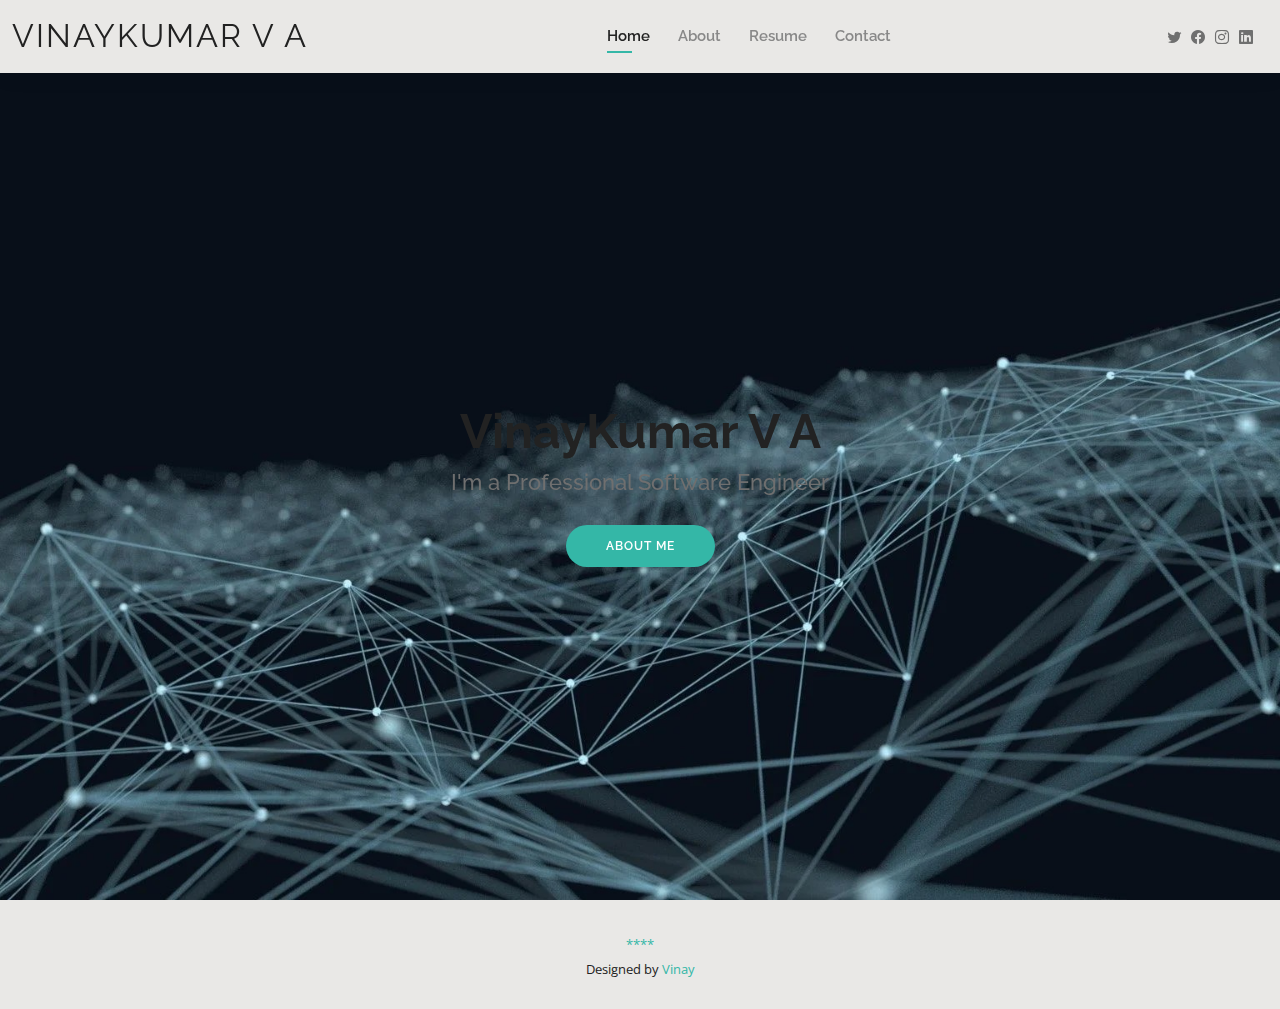
<file: index.html>
<!DOCTYPE html>
<html lang="en">

<head>
  <meta charset="utf-8">
  <meta content="width=device-width, initial-scale=1.0" name="viewport">

  <title>Vinayweb</title>
  <meta content="" name="description">
  <meta content="" name="keywords">

  <!-- Favicons -->
  <!-- <link href="assets/img/favicon.png" rel="icon">
  <link href="assets/img/apple-touch-icon.png" rel="apple-touch-icon"> -->
   <link href="https://cdn.iconscout.com/icon/free/png-256/v-characters-character-alphabet-letter-36037.png" rel="icon">
  <link href="https://cdn.iconscout.com/icon/free/png-256/v-characters-character-alphabet-letter-36037.png" rel="apple-touch-icon">

  <!-- Google Fonts -->
  <link href="https://fonts.googleapis.com/css?family=Open+Sans:300,300i,400,400i,600,600i,700,700i|Raleway:300,300i,400,400i,500,500i,600,600i,700,700i|Poppins:300,300i,400,400i,500,500i,600,600i,700,700i" rel="stylesheet">

  <!-- Vendor CSS Files -->
  <link href="assets/vendor/aos/aos.css" rel="stylesheet">
  <link href="assets/vendor/bootstrap/css/bootstrap.min.css" rel="stylesheet">
  <link href="assets/vendor/bootstrap-icons/bootstrap-icons.css" rel="stylesheet">
  <link href="assets/vendor/boxicons/css/boxicons.min.css" rel="stylesheet">
  <link href="assets/vendor/glightbox/css/glightbox.min.css" rel="stylesheet">
  <link href="assets/vendor/swiper/swiper-bundle.min.css" rel="stylesheet">

  <!-- Template Main CSS File -->
  <link href="assets/css/style.css" rel="stylesheet">
</head>

<body>

  <!-- ======= Header ======= -->
  <header id="header" class="fixed-top">
    <div class="container-fluid d-flex justify-content-between align-items-center">

      <h1 class="logo me-auto me-lg-0"><a href="./">VINAYKUMAR V A</a></h1>
      <!-- Uncomment below if you prefer to use an image logo -->
      <!-- <a href="index.html" class="logo"><img src="assets/img/logo.png" alt="" class="img-fluid"></a>-->
   <!-- This is about sections -->
      <nav id="navbar" class="navbar order-last order-lg-0">
        <ul>
          <li><a class="active"  href="./" >Home</a></li>
          <li><a href="./about" >About</a></li>
          <li><a  href="./">Resume</a></li>
          <!-- <li><a href="services.html">Services</a></li> -->
          <!-- <li><a href="portfolio.html">Portfolio</a></li> -->
          <li><a href="./contact">Contact</a></li>
        </ul>
        <i class="bi bi-list mobile-nav-toggle"></i>
      </nav><!-- .navbar -->

      <div class="header-social-links">
        <a href="https://twitter.com/VinayKshatriy12?t=-gBcasWaMfjjo8hEUs0tQQ&s=03" class="twitter"><i class="bi bi-twitter"></i></a>
        <a href="#" class="facebook"><i class="bi bi-facebook"></i></a>
        <a href="https://www.instagram.com/vinay_charlie/?utm_source=qr" class="instagram"><i class="bi bi-instagram"></i></a>
        <a href="https://www.linkedin.com/in/vinaykumar-v-a-149443182" class="linkedin"><i class="bi bi-linkedin"></i></i></a>
      </div>

    </div>

  </header><!-- End Header -->

  <!-- ======= Hero Section ======= -->
  <section id="hero" class="d-flex align-items-center">
    <div class="container d-flex flex-column align-items-center" data-aos="zoom-in" data-aos-delay="100">
      <h1>VinayKumar V A</h1>
      <h2>I'm a Professional Software Engineer</h2>
      <a  href="./about" class="btn-about">About Me</a>
    </div>
  </section><!-- End Hero -->

  <!-- ======= Footer ======= -->
  <footer id="footer">
    <div class="container">
      <div class="copyright">
        <!-- &copy; Copyright <strong><span>Vinay</span></strong>. All Rights Reserved -->
      <div class="credits">
       <a>****</a>
        <!-- Designed by Vinay</a> -->
      </div>
        <!-- &copy; -->
      </div>
      <div class="credits">
        Designed by <a>Vinay</a>
        <!-- Designed by Vinay</a> -->
      </div>
    </div>
  </footer>
  <!-- End  Footer -->

  <div id="preloader"></div>
  <a href="#" class="back-to-top d-flex align-items-center justify-content-center"><i class="bi bi-arrow-up-short"></i></a>

  <!-- Vendor JS Files -->
  <script src="assets/vendor/purecounter/purecounter_vanilla.js"></script>
  <script src="assets/vendor/aos/aos.js"></script>
  <script src="assets/vendor/bootstrap/js/bootstrap.bundle.min.js"></script>
  <script src="assets/vendor/glightbox/js/glightbox.min.js"></script>
  <script src="assets/vendor/isotope-layout/isotope.pkgd.min.js"></script>
  <script src="assets/vendor/swiper/swiper-bundle.min.js"></script>
  <script src="assets/vendor/waypoints/noframework.waypoints.js"></script>
  <script src="assets/vendor/php-email-form/validate.js"></script>

  <!-- Template Main JS File -->
  <script src="assets/js/main.js"></script>

</body>

</html>

<!-- //hellpo -->
<!-- jfjfjjf -->
</file>
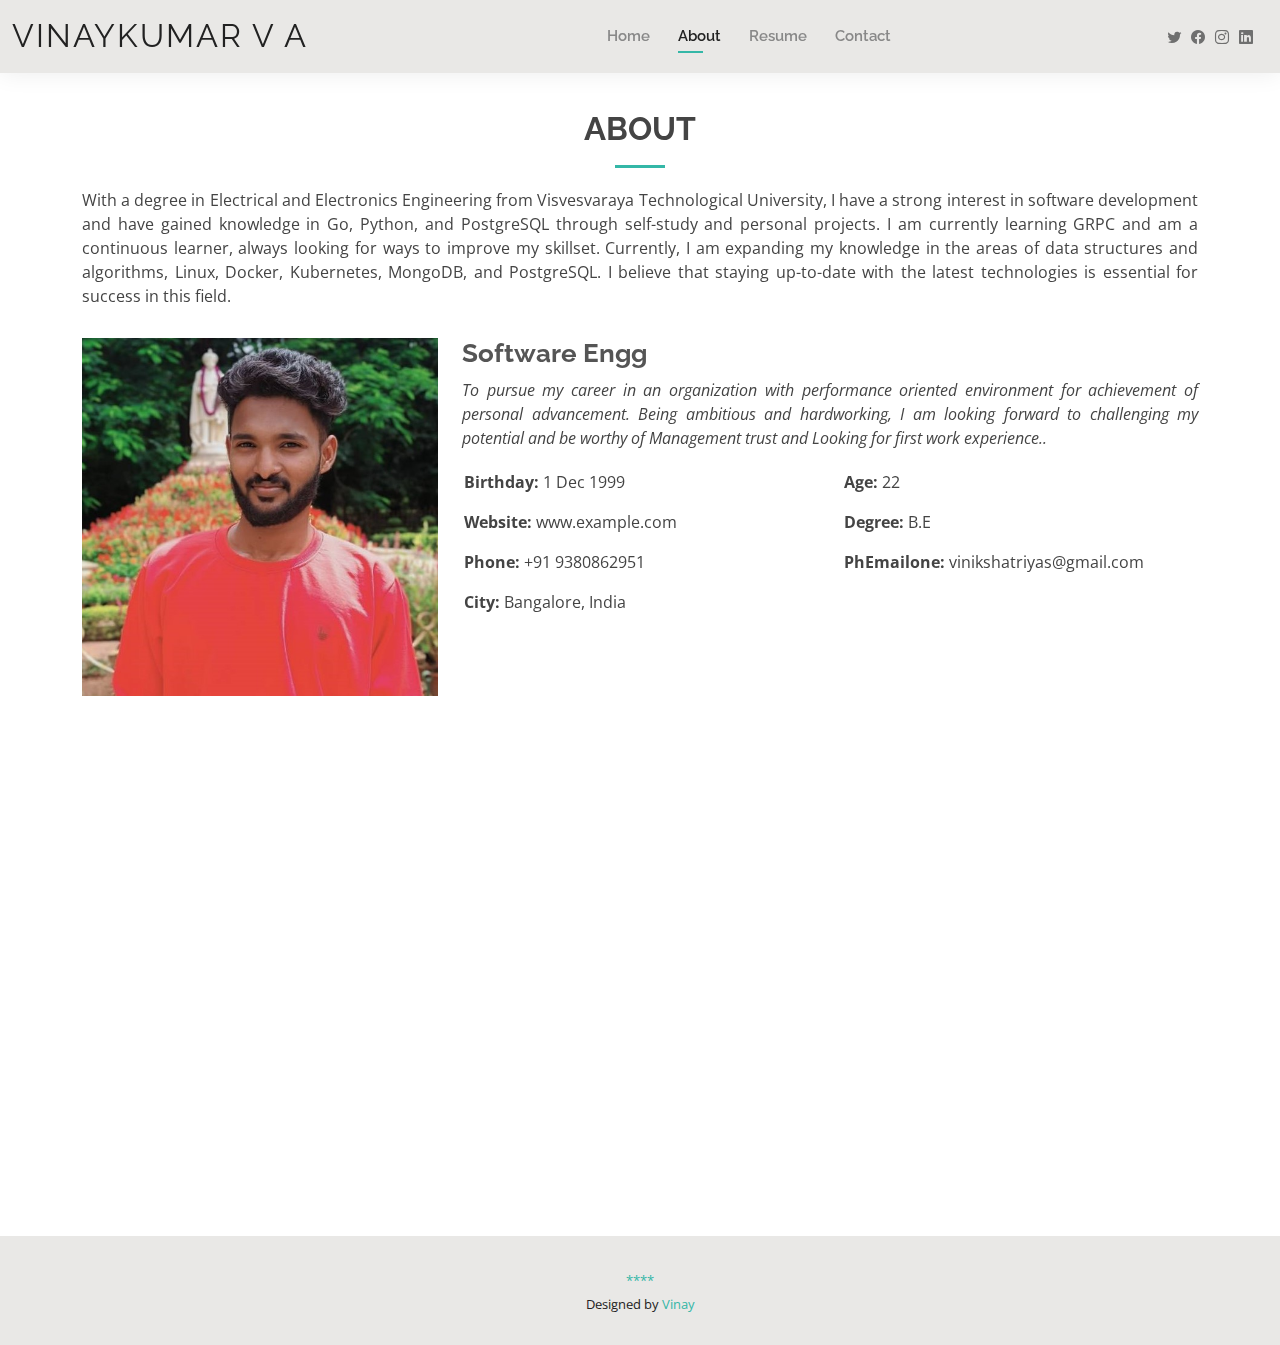
<file: about.html>
<!DOCTYPE html>
<html lang="en">

<head>
  <meta charset="utf-8">
  <meta content="width=device-width, initial-scale=1.0" name="viewport">

  <title>About - vinay</title>
  <meta content="" name="description">
  <meta content="" name="keywords">

  <!-- Favicons -->
  <link href="https://cdn.iconscout.com/icon/free/png-256/v-characters-character-alphabet-letter-36037.png" rel="icon">
  <link href="https://cdn.iconscout.com/icon/free/png-256/v-characters-character-alphabet-letter-36037.png" rel="apple-touch-icon">

  <!-- Google Fonts -->
  <link href="https://fonts.googleapis.com/css?family=Open+Sans:300,300i,400,400i,600,600i,700,700i|Raleway:300,300i,400,400i,500,500i,600,600i,700,700i|Poppins:300,300i,400,400i,500,500i,600,600i,700,700i" rel="stylesheet">

  <!-- Vendor CSS Files -->
  <link href="assets/vendor/aos/aos.css" rel="stylesheet">
  <link href="assets/vendor/bootstrap/css/bootstrap.min.css" rel="stylesheet">
  <link href="assets/vendor/bootstrap-icons/bootstrap-icons.css" rel="stylesheet">
  <link href="assets/vendor/boxicons/css/boxicons.min.css" rel="stylesheet">
  <link href="assets/vendor/glightbox/css/glightbox.min.css" rel="stylesheet">
  <link href="assets/vendor/swiper/swiper-bundle.min.css" rel="stylesheet">

  <!-- Template Main CSS File -->
  <link href="assets/css/style.css" rel="stylesheet">

  <!-- =======================================================
  * Template Name: Kelly - v4.8.1
  * Template URL: https://bootstrapmade.com/kelly-free-bootstrap-cv-resume-html-template/
  * Author: BootstrapMade.com
  * License: https://bootstrapmade.com/license/
  ======================================================== -->
</head>

<body>

  <!-- ======= Header ======= -->
  <header id="header" class="fixed-top">
    <div class="container-fluid d-flex justify-content-between align-items-center">

      <h1 class="logo me-auto me-lg-0"><a href="./">VINAYKUMAR V A</a></h1>
      <!-- Uncomment below if you prefer to use an image logo -->
      <!-- <a href="index.html" class="logo"><img src="assets/img/logo.png" alt="" class="img-fluid"></a>-->

      <nav id="navbar" class="navbar order-last order-lg-0">
        <ul>
          <li><a href="./">Home</a></li>
          <li><a class="active" href="./about">About</a></li>
          <li><a href="./">Resume</a></li>
          <!-- <li><a href="services.html">Services</a></li>
          <li><a href="portfolio.html">Portfolio</a></li> -->
          <li><a href="./contact">Contact</a></li>
        </ul>
        <i class="bi bi-list mobile-nav-toggle"></i>
      </nav><!-- .navbar -->

      <div class="header-social-links">
        <a href="#" class="twitter"><i class="bi bi-twitter"></i></a>
        <a href="#" class="facebook"><i class="bi bi-facebook"></i></a>
        <a href="#" class="instagram"><i class="bi bi-instagram"></i></a>
        <a href="#" class="linkedin"><i class="bi bi-linkedin"></i></i></a>
      </div>

    </div>

  </header><!-- End Header -->

  <main id="main">

    <!-- ======= About Section ======= -->
    <section id="about" class="about">
      <div class="container" data-aos="fade-up">

        <div class="section-title">
          <h2>About</h2>
          <p align="justify">With a degree in Electrical and Electronics Engineering from Visvesvaraya Technological University, I have a strong interest in software development and have gained knowledge in Go, Python, and PostgreSQL through self-study and personal projects. I am currently learning GRPC and am a continuous learner, always looking for ways to improve my skillset. Currently, I am expanding my knowledge in the areas of data structures and algorithms, Linux, Docker, Kubernetes, MongoDB, and PostgreSQL. I believe that staying up-to-date with the latest technologies is essential for success in this field.</p>
        </div>

        <div class="row">
          <div class="col-lg-4">
            <img src="assets/img/about1.jpg" class="img-fluid" alt="">
            <!-- <img src="assets/img/about.jpg" class="img-fluid" alt=""> -->
          </div>
          <div class="col-lg-8 pt-4 pt-lg-0 content">
            <!-- <h3>Electrical &amp;Software Engg </h3> -->
              <h3>Software Engg </h3>
            <p class="fst-italic" align="justify">
              To pursue my career in an organization with performance oriented environment for achievement of personal advancement. Being
ambitious and hardworking, I am looking forward to challenging my potential and be worthy of Management trust and Looking for first
work experience..
            </p>
            <div class="row">
              <div class="col-lg-6">
                <ul>
                  <li><i class="bi bi-rounded-right"></i> <strong>Birthday:</strong> 1 Dec 1999</li>
                  <li><i class="bi bi-rounded-right"></i> <strong>Website:</strong> www.example.com</li>
                  <li><i class="bi bi-rounded-right"></i> <strong>Phone:</strong> +91 9380862951</li>
                  <li><i class="bi bi-rounded-right"></i> <strong>City:</strong> Bangalore, India</li>
                </ul>
              </div>
              <div class="col-lg-6">
                <ul>
                  <li><i class="bi bi-rounded-right"></i> <strong>Age:</strong> 22</li>
                  <li><i class="bi bi-rounded-right"></i> <strong>Degree:</strong> B.E</li>
                  <li><i class="bi bi-rounded-right"></i> <strong>PhEmailone:</strong> vinikshatriyas@gmail.com</li>
                  <!-- <li><i class="bi bi-rounded-right"></i> <strong>Freelance:</strong> Available</li> -->
                </ul>
              </div>
            </div>
            <!-- <p>
              Officiis eligendi itaque labore et dolorum mollitia officiis optio vero. Quisquam sunt adipisci omnis et ut. Nulla accusantium dolor incidunt officia tempore. Et eius omnis.
              Cupiditate ut dicta maxime officiis quidem quia. Sed et consectetur qui quia repellendus itaque neque. Aliquid amet quidem ut quaerat cupiditate. Ab et eum qui repellendus omnis culpa magni laudantium dolores.
            </p> -->
          </div>
        </div>

      </div>
    </section><!-- End About Section -->

    <!-- ======= Skills Section ======= -->
    <section id="skills" class="skills">
      <div class="container" data-aos="fade-up">

        <div class="section-title">
          <h2>Skills</h2>
          <p align="justify"> I am currently learning GRPC and am a continuous learner, always looking for ways to improve my skillset. Currently, I am expanding my knowledge in the areas of data structures and algorithms, Linux, Docker, Kubernetes, MongoDB, and PostgreSQL. I believe that staying up-to-date with the latest technologies is essential for success in this field..</p>
        </div>

        <div class="row skills-content">

          <div class="col-lg-6">

            <div class="progress">
              <span class="skill">Go <i class="val">100%</i></span>
              <div class="progress-bar-wrap">
                <div class="progress-bar" role="progressbar" aria-valuenow="100" aria-valuemin="0" aria-valuemax="100"></div>
              </div>
            </div>

            <div class="progress">
              <span class="skill">Pythton<i class="val">90%</i></span>
              <div class="progress-bar-wrap">
                <div class="progress-bar" role="progressbar" aria-valuenow="90" aria-valuemin="0" aria-valuemax="100"></div>
              </div>
            </div>

            <div class="progress">
              <span class="skill">PostgreSQL <i class="val">75%</i></span>
              <div class="progress-bar-wrap">
                <div class="progress-bar" role="progressbar" aria-valuenow="75" aria-valuemin="0" aria-valuemax="100"></div>
              </div>
            </div>

          </div>

          <div class="col-lg-6">

            <div class="progress">
              <span class="skill">Docker <i class="val">80%</i></span>
              <div class="progress-bar-wrap">
                <div class="progress-bar" role="progressbar" aria-valuenow="80" aria-valuemin="0" aria-valuemax="100"></div>
              </div>
            </div>

            <div class="progress">
              <span class="skill">MongoDB <i class="val">90%</i></span>
              <div class="progress-bar-wrap">
                <div class="progress-bar" role="progressbar" aria-valuenow="90" aria-valuemin="0" aria-valuemax="100"></div>
              </div>
            </div>

            <div class="progress">
              <span class="skill">Linux <i class="val">55%</i></span>
              <div class="progress-bar-wrap">
                <div class="progress-bar" role="progressbar" aria-valuenow="55" aria-valuemin="0" aria-valuemax="100"></div>
              </div>
            </div>

          </div>

        </div>

      </div>
    </section><!-- End Skills Section -->

  </main><!-- End #main -->

  <!-- ======= Footer ======= -->
  <footer id="footer">
    <div class="container">
      <div class="copyright">
        <!-- &copy; Copyright <strong><span>Vinay</span></strong>. All Rights Reserved -->
      <div class="credits">
       <a>****</a>
        <!-- Designed by Vinay</a> -->
      </div>
        <!-- &copy; -->
      </div>
      <div class="credits">
        Designed by <a>Vinay</a>
        <!-- Designed by Vinay</a> -->
      </div>
    </div>
  </footer>
  
  
  <!-- End  Footer -->

  <div id="preloader"></div>
  <a href="#" class="back-to-top d-flex align-items-center justify-content-center"><i class="bi bi-arrow-up-short"></i></a>

  <!-- Vendor JS Files -->
  <script src="assets/vendor/purecounter/purecounter_vanilla.js"></script>
  <script src="assets/vendor/aos/aos.js"></script>
  <script src="assets/vendor/bootstrap/js/bootstrap.bundle.min.js"></script>
  <script src="assets/vendor/glightbox/js/glightbox.min.js"></script>
  <script src="assets/vendor/isotope-layout/isotope.pkgd.min.js"></script>
  <script src="assets/vendor/swiper/swiper-bundle.min.js"></script>
  <script src="assets/vendor/waypoints/noframework.waypoints.js"></script>
  <script src="assets/vendor/php-email-form/validate.js"></script>

  <!-- Template Main JS File -->
  <script src="assets/js/main.js"></script>

</body>

</html>
</file>
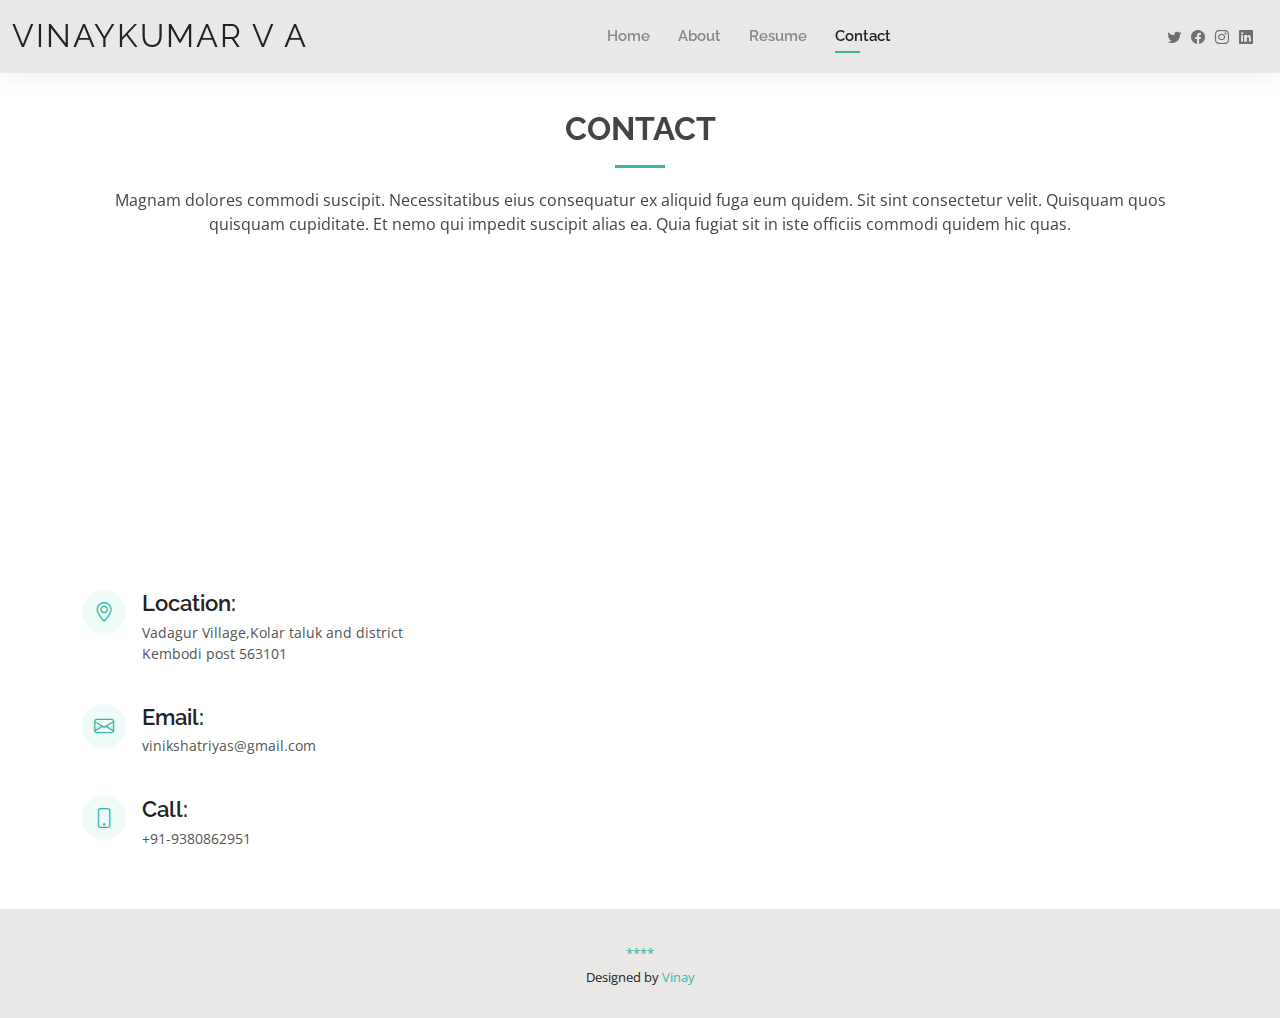
<file: contact.html>
<!DOCTYPE html>
<html lang="en">

<head>
  <meta charset="utf-8">
  <meta content="width=device-width, initial-scale=1.0" name="viewport">

  <title>Contact - Vinay</title>
  <meta content="" name="description">
  <meta content="" name="keywords">

  <!-- Favicons -->
  <link href="https://cdn.iconscout.com/icon/free/png-256/v-characters-character-alphabet-letter-36037.png" rel="icon">
  <link href="https://cdn.iconscout.com/icon/free/png-256/v-characters-character-alphabet-letter-36037.png" rel="apple-touch-icon">

  <!-- Google Fonts -->
  <link href="https://fonts.googleapis.com/css?family=Open+Sans:300,300i,400,400i,600,600i,700,700i|Raleway:300,300i,400,400i,500,500i,600,600i,700,700i|Poppins:300,300i,400,400i,500,500i,600,600i,700,700i" rel="stylesheet">

  <!-- Vendor CSS Files -->
  <link href="assets/vendor/aos/aos.css" rel="stylesheet">
  <link href="assets/vendor/bootstrap/css/bootstrap.min.css" rel="stylesheet">
  <link href="assets/vendor/bootstrap-icons/bootstrap-icons.css" rel="stylesheet">
  <link href="assets/vendor/boxicons/css/boxicons.min.css" rel="stylesheet">
  <link href="assets/vendor/glightbox/css/glightbox.min.css" rel="stylesheet">
  <link href="assets/vendor/swiper/swiper-bundle.min.css" rel="stylesheet">

  <!-- Template Main CSS File -->
  <link href="assets/css/style.css" rel="stylesheet">
</head>

<body>

  <!-- ======= Header ======= -->
  <header id="header" class="fixed-top">
    <div class="container-fluid d-flex justify-content-between align-items-center">

      <h1 class="logo me-auto me-lg-0"><a href="./">VINAYKUMAR V A</a></h1>
      <!-- Uncomment below if you prefer to use an image logo -->
      <!-- <a href="index.html" class="logo"><img src="assets/img/logo.png" alt="" class="img-fluid"></a>-->

      <nav id="navbar" class="navbar order-last order-lg-0">
        <ul>
          <li><a href="./">Home</a></li>
          <li><a href="./about">About</a></li>
          <li><a href="./">Resume</a></li>
          <!-- <li><a href="services.html">Services</a></li>
          <li><a href="portfolio.html">Portfolio</a></li> -->
          <li><a class="active" href="./contact">Contact</a></li>
        </ul>
        <i class="bi bi-list mobile-nav-toggle"></i>
      </nav><!-- .navbar -->

      <div class="header-social-links">
        <a href="#" class="twitter"><i class="bi bi-twitter"></i></a>
        <a href="#" class="facebook"><i class="bi bi-facebook"></i></a>
        <a href="#" class="instagram"><i class="bi bi-instagram"></i></a>
        <a href="#" class="linkedin"><i class="bi bi-linkedin"></i></i></a>
      </div>

    </div>

  </header><!-- End Header -->

  <main id="main">

    <!-- ======= Contact Section ======= -->
    <section id="contact" class="contact">
      <div class="container" data-aos="fade-up">

        <div class="section-title">
          <h2>Contact</h2>
          <p>Magnam dolores commodi suscipit. Necessitatibus eius consequatur ex aliquid fuga eum quidem. Sit sint consectetur velit. Quisquam quos quisquam cupiditate. Et nemo qui impedit suscipit alias ea. Quia fugiat sit in iste officiis commodi quidem hic quas.</p>
        </div>

        <!-- <div>
          <iframe style="border:0; width: 100%; height: 270px;" src="https://www.google.com/maps/embed?pb=!1m14!1m8!1m3!1d12097.433213460943!2d-74.0062269!3d40.7101282!3m2!1i1024!2i768!4f13.1!3m3!1m2!1s0x0%3A0xb89d1fe6bc499443!2sDowntown+Conference+Center!5e0!3m2!1smk!2sbg!4v1539943755621" frameborder="0" allowfullscreen></iframe>
        </div> -->
        <div>
          <iframe style="border:0; width: 100%; height: 270px;" src="https://www.google.com/maps/embed?pb=!1m18!1m12!1m3!1d3885.481576003159!2d78.19814431476483!3d13.131994990750787!2m3!1f0!2f0!3f0!3m2!1i1024!2i768!4f13.1!3m3!1m2!1s0x3badf1de75cb93a7%3A0x7ba677d348affbfc!2sDODNALLIYAVARA%20MANE!5e0!3m2!1sen!2sin!4v1659770545263!5m2!1sen!2sin" frameborder="0" allowfullscreen></iframe>
        </div>
       

        <div class="row mt-5">

          <div class="col-lg-4">
            <div class="info">
              <div class="address">
                <i class="bi bi-geo-alt"></i>
                <h4>Location:</h4>
                <p>Vadagur Village,Kolar taluk and district Kembodi post 563101</p>
              </div>

              <div class="email">
                <a href="https://mail.google.com/mail/u/0/#inbox?compose=HfxTvNsXHMVDGcZGcjdPxQtTvjrmCJpwLcpfgkdFWmfxNzWCbTkzkfFjNFrbMhHnVdkCMlDPGdQTDLzslXHhFgkldVFKnGhBrzJTqXzZfkBsSsmXtvGttgKlwNhRtQkwwMPKXxnPTzzlPbVNqjMwRWcbfgFnRJcNXMBKqv"><i class="bi bi-envelope"></i></a>
                <!-- <i class="bi bi-envelope"></i> -->
                <h4>Email:</h4>
                <p>vinikshatriyas@gmail.com</p>
              </div>

              <div class="phone">
                <a href="https://wa.me/919380862951"><i class="bi bi-phone"></i></a>
                <!-- <i class="bi bi-phone"></i> -->
                <h4>Call:</h4>
                <p>+91-9380862951</p>
              </div>

            </div>

          </div>

          <div class="col-lg-8 mt-5 mt-lg-0">

            <!-- <form action="forms/contact.php" method="post" role="form" class="php-email-form">
              <div class="row">
                <div class="col-md-6 form-group">
                  <input type="text" name="name" class="form-control" id="name" placeholder="Your Name" required>
                </div>
                <div class="col-md-6 form-group mt-3 mt-md-0">
                  <input type="email" class="form-control" name="email" id="email" placeholder="Your Email" required>
                </div>
              </div>
              <div class="form-group mt-3">
                <input type="text" class="form-control" name="subject" id="subject" placeholder="Subject" required>
              </div>
              <div class="form-group mt-3">
                <textarea class="form-control" name="message" rows="5" placeholder="Message" required></textarea>
              </div>
              <div class="my-3">
                <div class="loading">Loading</div>
                <div class="error-message"></div>
                <div class="sent-message">Your message has been sent. Thank you!</div>
              </div>
              <div class="text-center"><button type="submit">Send Message</button></div>
            </form> -->

          </div>

        </div>

      </div>
    </section><!-- End Contact Section -->

  </main><!-- End #main -->

  <!-- ======= Footer ======= -->
  <footer id="footer">
    <div class="container">
      <div class="copyright">
        <!-- &copy; Copyright <strong><span>Vinay</span></strong>. All Rights Reserved -->
      <div class="credits">
       <a>****</a>
        <!-- Designed by Vinay</a> -->
      </div>
        <!-- &copy; -->
      </div>
      <div class="credits">
        Designed by <a>Vinay</a>
        <!-- Designed by Vinay</a> -->
      </div>
    </div>
  </footer>
  <!-- End  Footer -->

  <div id="preloader"></div>
  <a href="#" class="back-to-top d-flex align-items-center justify-content-center"><i class="bi bi-arrow-up-short"></i></a>

  <!-- Vendor JS Files -->
  <script src="assets/vendor/purecounter/purecounter_vanilla.js"></script>
  <script src="assets/vendor/aos/aos.js"></script>
  <script src="assets/vendor/bootstrap/js/bootstrap.bundle.min.js"></script>
  <script src="assets/vendor/glightbox/js/glightbox.min.js"></script>
  <script src="assets/vendor/isotope-layout/isotope.pkgd.min.js"></script>
  <script src="assets/vendor/swiper/swiper-bundle.min.js"></script>
  <script src="assets/vendor/waypoints/noframework.waypoints.js"></script>
  <script src="assets/vendor/php-email-form/validate.js"></script>

  <!-- Template Main JS File -->
  <script src="assets/js/main.js"></script>

</body>

</html>
</file>
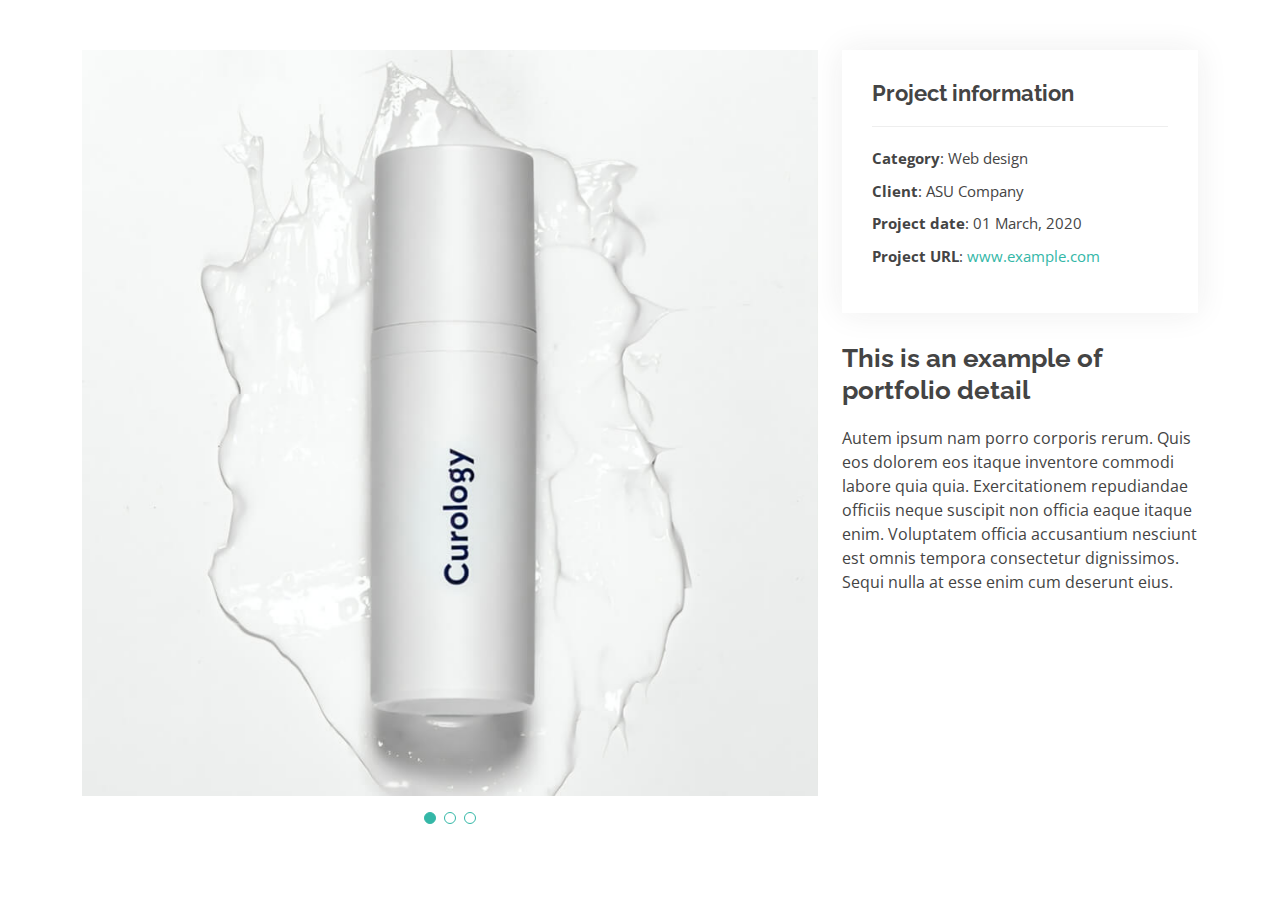
<file: portfolio-details.html>
<!DOCTYPE html>
<html lang="en">

<head>
  <meta charset="utf-8">
  <meta content="width=device-width, initial-scale=1.0" name="viewport">

  <title>Portfolio Details -Vinay</title>
  <meta content="" name="description">
  <meta content="" name="keywords">

  <!-- Favicons -->
  <link href="https://cdn.iconscout.com/icon/free/png-256/v-characters-character-alphabet-letter-36037.png" rel="icon">
  <link href="https://cdn.iconscout.com/icon/free/png-256/v-characters-character-alphabet-letter-36037.png" rel="apple-touch-icon">

  <!-- Google Fonts -->
  <link href="https://fonts.googleapis.com/css?family=Open+Sans:300,300i,400,400i,600,600i,700,700i|Raleway:300,300i,400,400i,500,500i,600,600i,700,700i|Poppins:300,300i,400,400i,500,500i,600,600i,700,700i" rel="stylesheet">

  <!-- Vendor CSS Files -->
  <link href="assets/vendor/aos/aos.css" rel="stylesheet">
  <link href="assets/vendor/bootstrap/css/bootstrap.min.css" rel="stylesheet">
  <link href="assets/vendor/bootstrap-icons/bootstrap-icons.css" rel="stylesheet">
  <link href="assets/vendor/boxicons/css/boxicons.min.css" rel="stylesheet">
  <link href="assets/vendor/glightbox/css/glightbox.min.css" rel="stylesheet">
  <link href="assets/vendor/swiper/swiper-bundle.min.css" rel="stylesheet">

  <!-- Template Main CSS File -->
  <link href="assets/css/style.css" rel="stylesheet">

  <!-- =======================================================
  * Template Name: Kelly - v4.8.1
  * Template URL: https://bootstrapmade.com/kelly-free-bootstrap-cv-resume-html-template/
  * Author: BootstrapMade.com
  * License: https://bootstrapmade.com/license/
  ======================================================== -->
</head>

<body>

  <main id="main">

    <!-- ======= Portfolio Details Section ======= -->
    <section id="portfolio-details" class="portfolio-details">
      <div class="container">

        <div class="row gy-4">

          <div class="col-lg-8">
            <div class="portfolio-details-slider swiper">
              <div class="swiper-wrapper align-items-center">

                <div class="swiper-slide">
                  <img src="assets/img/portfolio/portfolio-1.jpg" alt="">
                </div>

                <div class="swiper-slide">
                  <img src="assets/img/portfolio/portfolio-2.jpg" alt="">
                </div>

                <div class="swiper-slide">
                  <img src="assets/img/portfolio/portfolio-3.jpg" alt="">
                </div>

              </div>
              <div class="swiper-pagination"></div>
            </div>
          </div>

          <div class="col-lg-4">
            <div class="portfolio-info">
              <h3>Project information</h3>
              <ul>
                <li><strong>Category</strong>: Web design</li>
                <li><strong>Client</strong>: ASU Company</li>
                <li><strong>Project date</strong>: 01 March, 2020</li>
                <li><strong>Project URL</strong>: <a href="#">www.example.com</a></li>
              </ul>
            </div>
            <div class="portfolio-description">
              <h2>This is an example of portfolio detail</h2>
              <p>
                Autem ipsum nam porro corporis rerum. Quis eos dolorem eos itaque inventore commodi labore quia quia. Exercitationem repudiandae officiis neque suscipit non officia eaque itaque enim. Voluptatem officia accusantium nesciunt est omnis tempora consectetur dignissimos. Sequi nulla at esse enim cum deserunt eius.
              </p>
            </div>
          </div>

        </div>

      </div>
    </section><!-- End Portfolio Details Section -->

  </main><!-- End #main -->

  <div id="preloader"></div>
  <a href="#" class="back-to-top d-flex align-items-center justify-content-center"><i class="bi bi-arrow-up-short"></i></a>

  <!-- Vendor JS Files -->
  <script src="assets/vendor/purecounter/purecounter_vanilla.js"></script>
  <script src="assets/vendor/aos/aos.js"></script>
  <script src="assets/vendor/bootstrap/js/bootstrap.bundle.min.js"></script>
  <script src="assets/vendor/glightbox/js/glightbox.min.js"></script>
  <script src="assets/vendor/isotope-layout/isotope.pkgd.min.js"></script>
  <script src="assets/vendor/swiper/swiper-bundle.min.js"></script>
  <script src="assets/vendor/waypoints/noframework.waypoints.js"></script>
  <script src="assets/vendor/php-email-form/validate.js"></script>

  <!-- Template Main JS File -->
  <script src="assets/js/main.js"></script>

</body>

</html>
</file>
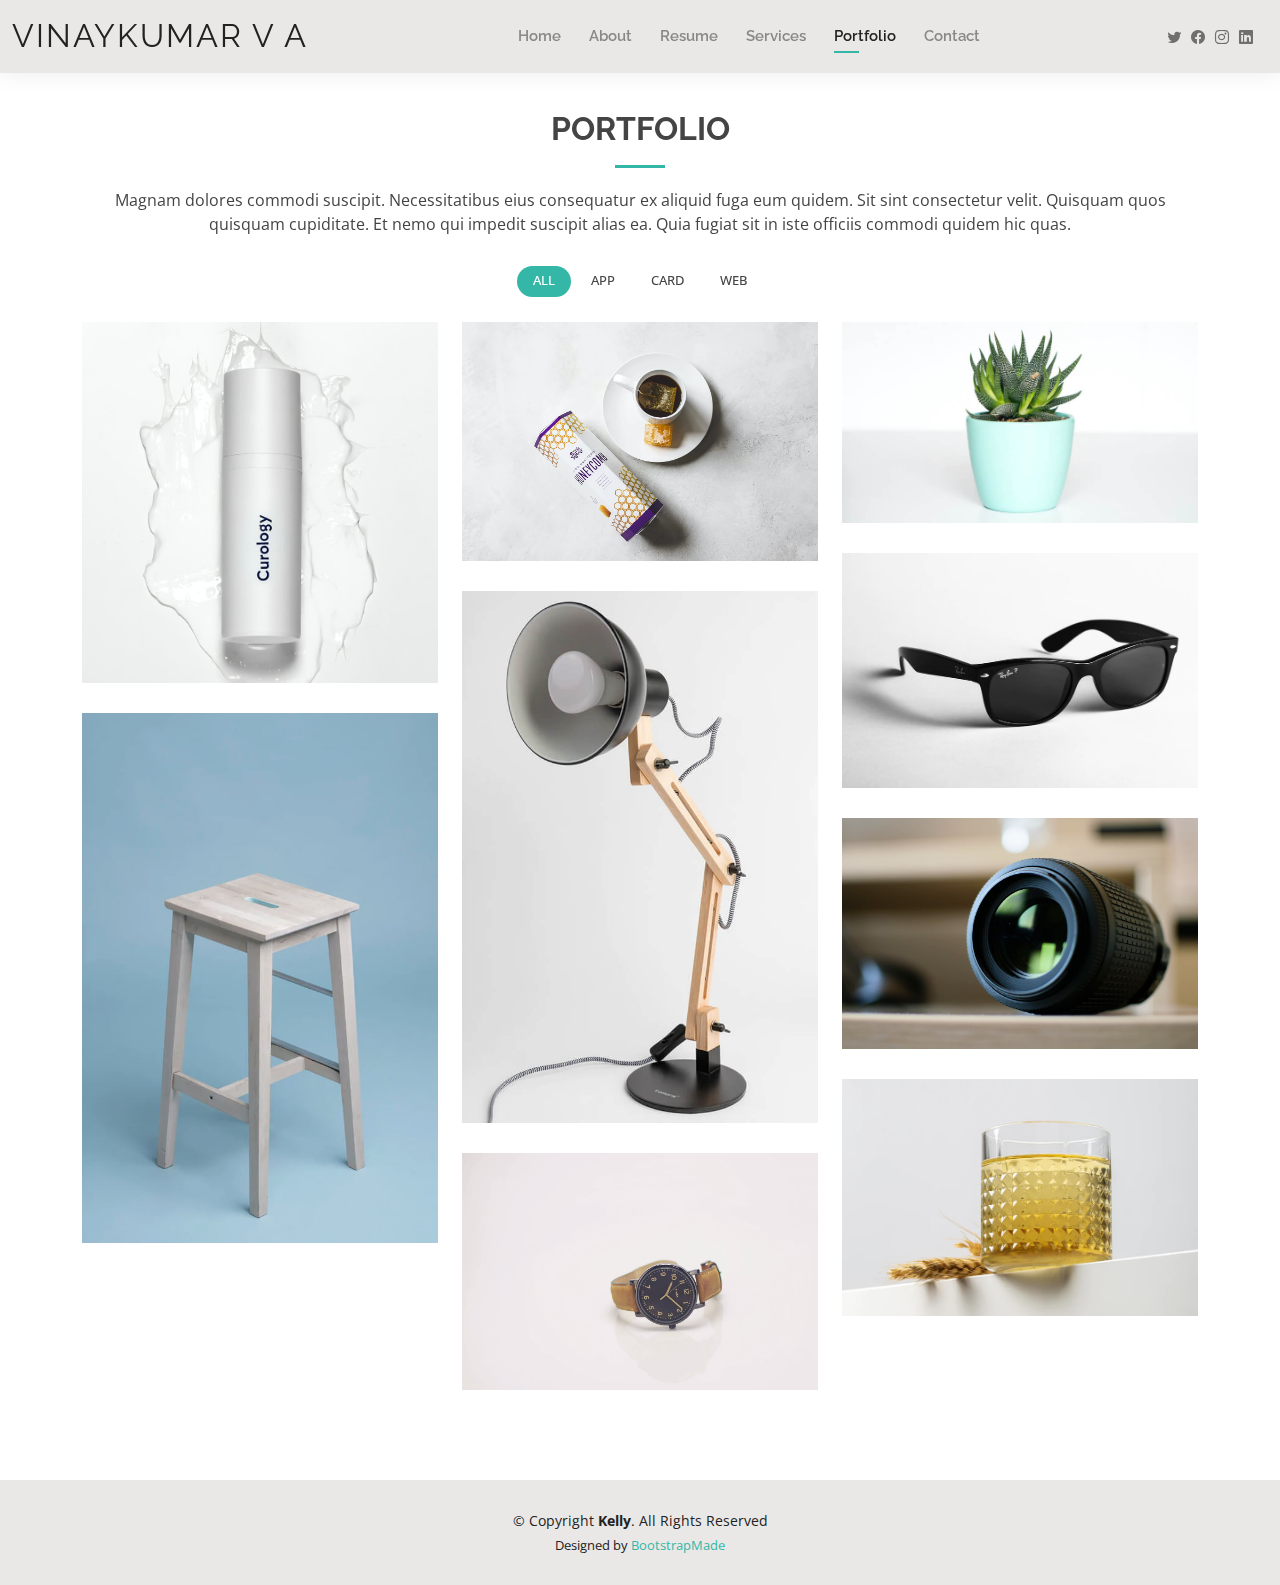
<file: portfolio.html>
<!DOCTYPE html>
<html lang="en">

<head>
  <meta charset="utf-8">
  <meta content="width=device-width, initial-scale=1.0" name="viewport">

  <title>Portfolio -Vinay</title>
  <meta content="" name="description">
  <meta content="" name="keywords">

  <!-- Favicons -->
  <link href="https://cdn.iconscout.com/icon/free/png-256/v-characters-character-alphabet-letter-36037.png" rel="icon">
  <link href="https://cdn.iconscout.com/icon/free/png-256/v-characters-character-alphabet-letter-36037.png" rel="apple-touch-icon">

  <!-- Google Fonts -->
  <link href="https://fonts.googleapis.com/css?family=Open+Sans:300,300i,400,400i,600,600i,700,700i|Raleway:300,300i,400,400i,500,500i,600,600i,700,700i|Poppins:300,300i,400,400i,500,500i,600,600i,700,700i" rel="stylesheet">

  <!-- Vendor CSS Files -->
  <link href="assets/vendor/aos/aos.css" rel="stylesheet">
  <link href="assets/vendor/bootstrap/css/bootstrap.min.css" rel="stylesheet">
  <link href="assets/vendor/bootstrap-icons/bootstrap-icons.css" rel="stylesheet">
  <link href="assets/vendor/boxicons/css/boxicons.min.css" rel="stylesheet">
  <link href="assets/vendor/glightbox/css/glightbox.min.css" rel="stylesheet">
  <link href="assets/vendor/swiper/swiper-bundle.min.css" rel="stylesheet">

  <!-- Template Main CSS File -->
  <link href="assets/css/style.css" rel="stylesheet">

  <!-- =======================================================
  * Template Name: Kelly - v4.8.1
  * Template URL: https://bootstrapmade.com/kelly-free-bootstrap-cv-resume-html-template/
  * Author: BootstrapMade.com
  * License: https://bootstrapmade.com/license/
  ======================================================== -->
</head>

<body>

  <!-- ======= Header ======= -->
  <header id="header" class="fixed-top">
    <div class="container-fluid d-flex justify-content-between align-items-center">

      <h1 class="logo me-auto me-lg-0"><a href="index.html">VINAYKUMAR V A</a></h1>
      <!-- Uncomment below if you prefer to use an image logo -->
      <!-- <a href="index.html" class="logo"><img src="assets/img/logo.png" alt="" class="img-fluid"></a>-->

      <nav id="navbar" class="navbar order-last order-lg-0">
        <ul>
          <li><a href="index">Home</a></li>
          <li><a href="about">About</a></li>
          <li><a href="resume.html">Resume</a></li>
          <li><a href="services.html">Services</a></li>
          <li><a class="active" href="portfolio.html">Portfolio</a></li>
          <li><a href="contact.html">Contact</a></li>
        </ul>
        <i class="bi bi-list mobile-nav-toggle"></i>
      </nav><!-- .navbar -->

      <div class="header-social-links">
        <a href="#" class="twitter"><i class="bi bi-twitter"></i></a>
        <a href="#" class="facebook"><i class="bi bi-facebook"></i></a>
        <a href="#" class="instagram"><i class="bi bi-instagram"></i></a>
        <a href="#" class="linkedin"><i class="bi bi-linkedin"></i></i></a>
      </div>

    </div>

  </header><!-- End Header -->

  <main id="main">

    <!-- ======= Portfolio Section ======= -->
    <section id="portfolio" class="portfolio">
      <div class="container" data-aos="fade-up">

        <div class="section-title">
          <h2>Portfolio</h2>
          <p>Magnam dolores commodi suscipit. Necessitatibus eius consequatur ex aliquid fuga eum quidem. Sit sint consectetur velit. Quisquam quos quisquam cupiditate. Et nemo qui impedit suscipit alias ea. Quia fugiat sit in iste officiis commodi quidem hic quas.</p>
        </div>

        <div class="row" data-aos="fade-up" data-aos-delay="100">
          <div class="col-lg-12 d-flex justify-content-center">
            <ul id="portfolio-flters">
              <li data-filter="*" class="filter-active">All</li>
              <li data-filter=".filter-app">App</li>
              <li data-filter=".filter-card">Card</li>
              <li data-filter=".filter-web">Web</li>
            </ul>
          </div>
        </div>

        <div class="row portfolio-container" data-aos="fade-up" data-aos-delay="200">

          <div class="col-lg-4 col-md-6 portfolio-item filter-app">
            <div class="portfolio-wrap">
              <img src="assets/img/portfolio/portfolio-1.jpg" class="img-fluid" alt="">
              <div class="portfolio-info">
                <h4>App 1</h4>
                <p>App</p>
                <div class="portfolio-links">
                  <a href="assets/img/portfolio/portfolio-1.jpg" data-gallery="portfolioGallery" class="portfolio-lightbox" title="App 1"><i class="bx bx-plus"></i></a>
                  <a href="portfolio-details.html" class="portfolio-details-lightbox" data-glightbox="type: external" title="Portfolio Details"><i class="bx bx-link"></i></a>
                </div>
              </div>
            </div>
          </div>

          <div class="col-lg-4 col-md-6 portfolio-item filter-web">
            <div class="portfolio-wrap">
              <img src="assets/img/portfolio/portfolio-2.jpg" class="img-fluid" alt="">
              <div class="portfolio-info">
                <h4>Web 3</h4>
                <p>Web</p>
                <div class="portfolio-links">
                  <a href="assets/img/portfolio/portfolio-2.jpg" data-gallery="portfolioGallery" class="portfolio-lightbox" title="Web 3"><i class="bx bx-plus"></i></a>
                  <a href="portfolio-details.html" class="portfolio-details-lightbox" data-glightbox="type: external" title="Portfolio Details"><i class="bx bx-link"></i></a>
                </div>
              </div>
            </div>
          </div>

          <div class="col-lg-4 col-md-6 portfolio-item filter-app">
            <div class="portfolio-wrap">
              <img src="assets/img/portfolio/portfolio-3.jpg" class="img-fluid" alt="">
              <div class="portfolio-info">
                <h4>App 2</h4>
                <p>App</p>
                <div class="portfolio-links">
                  <a href="assets/img/portfolio/portfolio-3.jpg" data-gallery="portfolioGallery" class="portfolio-lightbox" title="App 2"><i class="bx bx-plus"></i></a>
                  <a href="portfolio-details.html" class="portfolio-details-lightbox" data-glightbox="type: external" title="Portfolio Details"><i class="bx bx-link"></i></a>
                </div>
              </div>
            </div>
          </div>

          <div class="col-lg-4 col-md-6 portfolio-item filter-card">
            <div class="portfolio-wrap">
              <img src="assets/img/portfolio/portfolio-4.jpg" class="img-fluid" alt="">
              <div class="portfolio-info">
                <h4>Card 2</h4>
                <p>Card</p>
                <div class="portfolio-links">
                  <a href="assets/img/portfolio/portfolio-4.jpg" data-gallery="portfolioGallery" class="portfolio-lightbox" title="Card 2"><i class="bx bx-plus"></i></a>
                  <a href="portfolio-details.html" class="portfolio-details-lightbox" data-glightbox="type: external" title="Portfolio Details"><i class="bx bx-link"></i></a>
                </div>
              </div>
            </div>
          </div>

          <div class="col-lg-4 col-md-6 portfolio-item filter-web">
            <div class="portfolio-wrap">
              <img src="assets/img/portfolio/portfolio-5.jpg" class="img-fluid" alt="">
              <div class="portfolio-info">
                <h4>Web 2</h4>
                <p>Web</p>
                <div class="portfolio-links">
                  <a href="assets/img/portfolio/portfolio-5.jpg" data-gallery="portfolioGallery" class="portfolio-lightbox" title="Web 2"><i class="bx bx-plus"></i></a>
                  <a href="portfolio-details.html" class="portfolio-details-lightbox" data-glightbox="type: external" title="Portfolio Details"><i class="bx bx-link"></i></a>
                </div>
              </div>
            </div>
          </div>

          <div class="col-lg-4 col-md-6 portfolio-item filter-app">
            <div class="portfolio-wrap">
              <img src="assets/img/portfolio/portfolio-6.jpg" class="img-fluid" alt="">
              <div class="portfolio-info">
                <h4>App 3</h4>
                <p>App</p>
                <div class="portfolio-links">
                  <a href="assets/img/portfolio/portfolio-6.jpg" data-gallery="portfolioGallery" class="portfolio-lightbox" title="App 3"><i class="bx bx-plus"></i></a>
                  <a href="portfolio-details.html" class="portfolio-details-lightbox" data-glightbox="type: external" title="Portfolio Details"><i class="bx bx-link"></i></a>
                </div>
              </div>
            </div>
          </div>

          <div class="col-lg-4 col-md-6 portfolio-item filter-card">
            <div class="portfolio-wrap">
              <img src="assets/img/portfolio/portfolio-7.jpg" class="img-fluid" alt="">
              <div class="portfolio-info">
                <h4>Card 1</h4>
                <p>Card</p>
                <div class="portfolio-links">
                  <a href="assets/img/portfolio/portfolio-7.jpg" data-gallery="portfolioGallery" class="portfolio-lightbox" title="Card 1"><i class="bx bx-plus"></i></a>
                  <a href="portfolio-details.html" class="portfolio-details-lightbox" data-glightbox="type: external" title="Portfolio Details"><i class="bx bx-link"></i></a>
                </div>
              </div>
            </div>
          </div>

          <div class="col-lg-4 col-md-6 portfolio-item filter-card">
            <div class="portfolio-wrap">
              <img src="assets/img/portfolio/portfolio-8.jpg" class="img-fluid" alt="">
              <div class="portfolio-info">
                <h4>Card 3</h4>
                <p>Card</p>
                <div class="portfolio-links">
                  <a href="assets/img/portfolio/portfolio-8.jpg" data-gallery="portfolioGallery" class="portfolio-lightbox" title="Card 3"><i class="bx bx-plus"></i></a>
                  <a href="portfolio-details.html" class="portfolio-details-lightbox" data-glightbox="type: external" title="Portfolio Details"><i class="bx bx-link"></i></a>
                </div>
              </div>
            </div>
          </div>

          <div class="col-lg-4 col-md-6 portfolio-item filter-web">
            <div class="portfolio-wrap">
              <img src="assets/img/portfolio/portfolio-9.jpg" class="img-fluid" alt="">
              <div class="portfolio-info">
                <h4>Web 3</h4>
                <p>Web</p>
                <div class="portfolio-links">
                  <a href="assets/img/portfolio/portfolio-9.jpg" data-gallery="portfolioGallery" class="portfolio-lightbox" title="Web 3"><i class="bx bx-plus"></i></a>
                  <a href="portfolio-details.html" class="portfolio-details-lightbox" data-glightbox="type: external" title="Portfolio Details"><i class="bx bx-link"></i></a>
                </div>
              </div>
            </div>
          </div>

        </div>

      </div>
    </section><!-- End Portfolio Section -->

  </main><!-- End #main -->

  <!-- ======= Footer ======= -->
  <footer id="footer">
    <div class="container">
      <div class="copyright">
        &copy; Copyright <strong><span>Kelly</span></strong>. All Rights Reserved
      </div>
      <div class="credits">
        <!-- All the links in the footer should remain intact. -->
        <!-- You can delete the links only if you purchased the pro version. -->
        <!-- Licensing information: https://bootstrapmade.com/license/ -->
        <!-- Purchase the pro version with working PHP/AJAX contact form: https://bootstrapmade.com/kelly-free-bootstrap-cv-resume-html-template/ -->
        Designed by <a href="https://bootstrapmade.com/">BootstrapMade</a>
      </div>
    </div>
  </footer><!-- End  Footer -->

  <div id="preloader"></div>
  <a href="#" class="back-to-top d-flex align-items-center justify-content-center"><i class="bi bi-arrow-up-short"></i></a>

  <!-- Vendor JS Files -->
  <script src="assets/vendor/purecounter/purecounter_vanilla.js"></script>
  <script src="assets/vendor/aos/aos.js"></script>
  <script src="assets/vendor/bootstrap/js/bootstrap.bundle.min.js"></script>
  <script src="assets/vendor/glightbox/js/glightbox.min.js"></script>
  <script src="assets/vendor/isotope-layout/isotope.pkgd.min.js"></script>
  <script src="assets/vendor/swiper/swiper-bundle.min.js"></script>
  <script src="assets/vendor/waypoints/noframework.waypoints.js"></script>
  <script src="assets/vendor/php-email-form/validate.js"></script>

  <!-- Template Main JS File -->
  <script src="assets/js/main.js"></script>

</body>

</html>
</file>
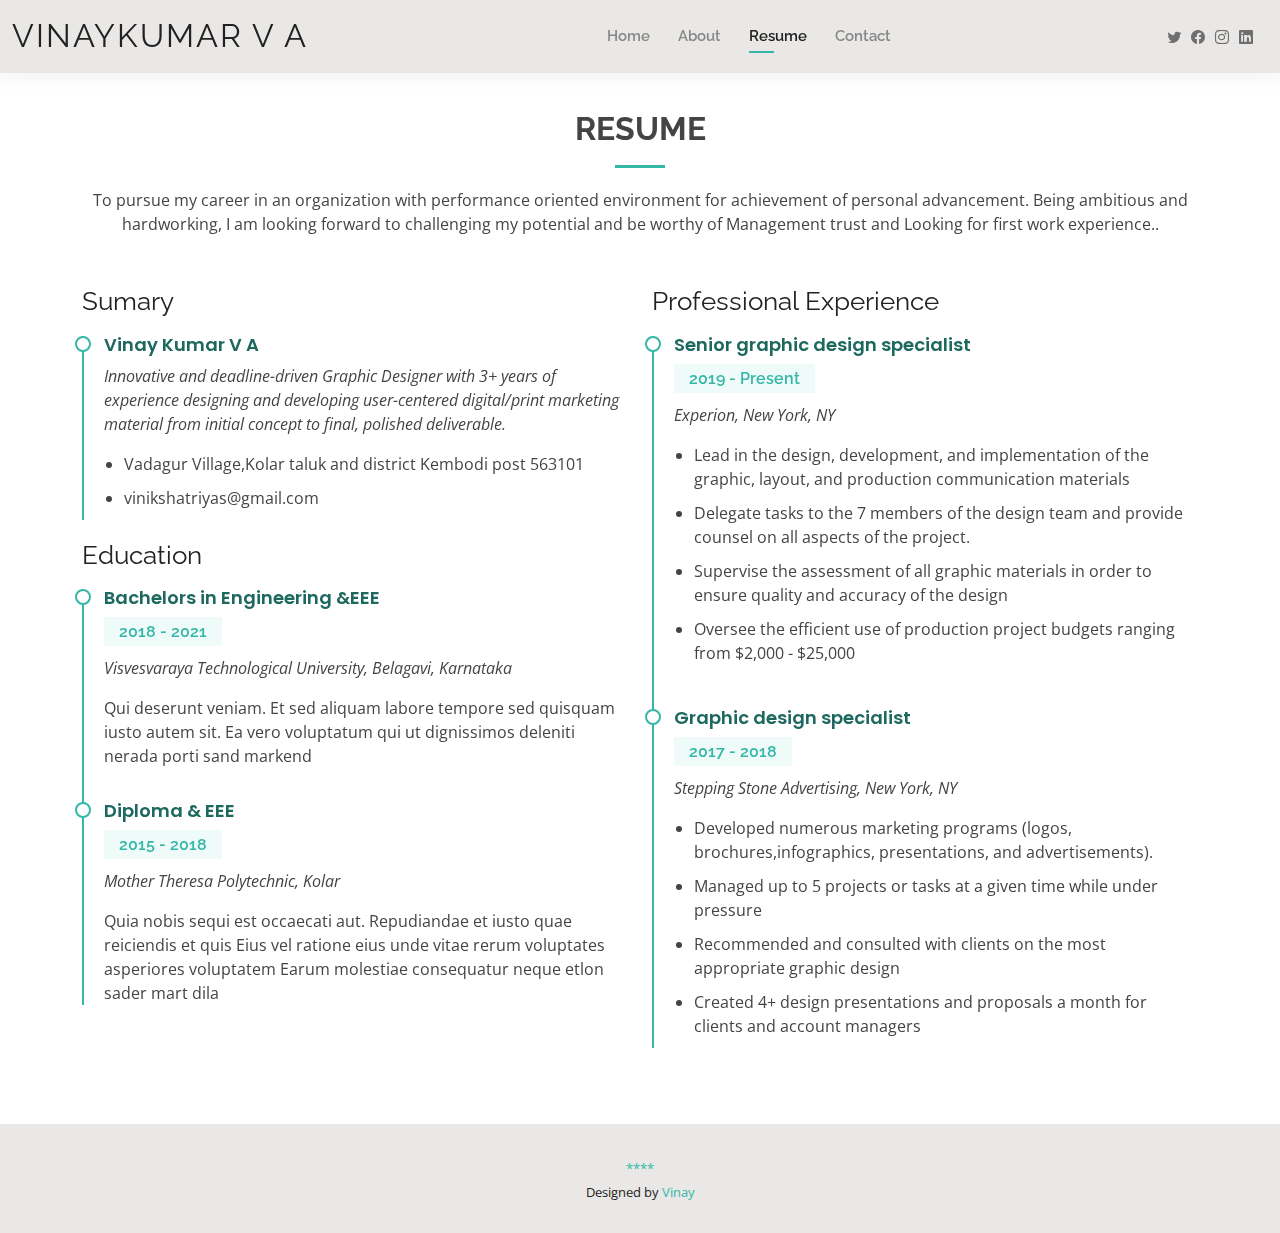
<file: resume.html>
<!DOCTYPE html>
<html lang="en">

<head>
  <meta charset="utf-8">
  <meta content="width=device-width, initial-scale=1.0" name="viewport">

  <title>Resume - Vinay</title>
  <meta content="" name="description">
  <meta content="" name="keywords">

  <!-- Favicons -->
  <link href="https://cdn.iconscout.com/icon/free/png-256/v-characters-character-alphabet-letter-36037.png" rel="icon">
  <link href="https://cdn.iconscout.com/icon/free/png-256/v-characters-character-alphabet-letter-36037.png" rel="apple-touch-icon">

  <!-- Google Fonts -->
  <link href="https://fonts.googleapis.com/css?family=Open+Sans:300,300i,400,400i,600,600i,700,700i|Raleway:300,300i,400,400i,500,500i,600,600i,700,700i|Poppins:300,300i,400,400i,500,500i,600,600i,700,700i" rel="stylesheet">

  <!-- Vendor CSS Files -->
  <link href="assets/vendor/aos/aos.css" rel="stylesheet">
  <link href="assets/vendor/bootstrap/css/bootstrap.min.css" rel="stylesheet">
  <link href="assets/vendor/bootstrap-icons/bootstrap-icons.css" rel="stylesheet">
  <link href="assets/vendor/boxicons/css/boxicons.min.css" rel="stylesheet">
  <link href="assets/vendor/glightbox/css/glightbox.min.css" rel="stylesheet">
  <link href="assets/vendor/swiper/swiper-bundle.min.css" rel="stylesheet">

  <!-- Template Main CSS File -->
  <link href="assets/css/style.css" rel="stylesheet">

  <!-- =======================================================
  * Template Name: Kelly - v4.8.1
  * Template URL: https://bootstrapmade.com/kelly-free-bootstrap-cv-resume-html-template/
  * Author: BootstrapMade.com
  * License: https://bootstrapmade.com/license/
  ======================================================== -->
</head>

<body>

  <!-- ======= Header ======= -->
  <header id="header" class="fixed-top">
    <div class="container-fluid d-flex justify-content-between align-items-center">

      <h1 class="logo me-auto me-lg-0"><a href="./">VINAYKUMAR V A</a></h1>
      <!-- Uncomment below if you prefer to use an image logo -->
      <!-- <a href="index.html" class="logo"><img src="assets/img/logo.png" alt="" class="img-fluid"></a>-->

      <nav id="navbar" class="navbar order-last order-lg-0">
        <ul>
          <li><a href="./">Home</a></li>
          <li><a href="./about">About</a></li>
          <li><a class="active" href="./">Resume</a></li>
          <!-- <li><a href="services.html">Services</a></li>
          <li><a href="portfolio.html">Portfolio</a></li> -->
          <li><a href="./contact">Contact</a></li>
        </ul>
        <i class="bi bi-list mobile-nav-toggle"></i>
      </nav><!-- .navbar -->

      <div class="header-social-links">
        <a href="#" class="twitter"><i class="bi bi-twitter"></i></a>
        <a href="#" class="facebook"><i class="bi bi-facebook"></i></a>
        <a href="#" class="instagram"><i class="bi bi-instagram"></i></a>
        <a href="#" class="linkedin"><i class="bi bi-linkedin"></i></i></a>
      </div>

    </div>

  </header><!-- End Header -->

  <main id="main">

    <!-- ======= Resume Section ======= -->
    <section id="resume" class="resume">
      <div class="container" data-aos="fade-up">

        <div class="section-title">
          <h2>Resume</h2>
          <p > To pursue my career in an organization with performance oriented environment for achievement of personal advancement. Being
            ambitious and hardworking, I am looking forward to challenging my potential and be worthy of Management trust and Looking for first
            work experience..</p>
        </div>

        <div class="row">
          <div class="col-lg-6">
            <h3 class="resume-title">Sumary</h3>
            <div class="resume-item pb-0">
              <h4>Vinay Kumar V A</h4>
              <p><em>Innovative and deadline-driven Graphic Designer with 3+ years of experience designing and developing user-centered digital/print marketing material from initial concept to final, polished deliverable.</em></p>
              <p>
              <ul>
                <li>Vadagur Village,Kolar taluk and district Kembodi post 563101</li>
                <!-- <li>(+91) 0380862951</li> -->
                <li>vinikshatriyas@gmail.com</li>
              </ul>
              </p>
            </div>

            <h3 class="resume-title">Education</h3>
            <div class="resume-item">
              <h4>Bachelors in Engineering &amp;EEE</h4>
              <h5>2018 - 2021</h5>
              <p><em>Visvesvaraya Technological University,  Belagavi, Karnataka</em></p>
              <p>Qui deserunt veniam. Et sed aliquam labore tempore sed quisquam iusto autem sit. Ea vero voluptatum qui ut dignissimos deleniti nerada porti sand markend</p>
            </div>
            <div class="resume-item">
              <h4>Diploma &amp; EEE</h4>
              <h5>2015 - 2018</h5>
              <p><em>Mother Theresa Polytechnic, Kolar</em></p>
              <p>Quia nobis sequi est occaecati aut. Repudiandae et iusto quae reiciendis et quis Eius vel ratione eius unde vitae rerum voluptates asperiores voluptatem Earum molestiae consequatur neque etlon sader mart dila</p>
            </div>
          </div>
          <div class="col-lg-6">
            <h3 class="resume-title">Professional Experience</h3>
            <div class="resume-item">
              <h4>Senior graphic design specialist</h4>
              <h5>2019 - Present</h5>
              <p><em>Experion, New York, NY </em></p>
              <p>
              <ul>
                <li>Lead in the design, development, and implementation of the graphic, layout, and production communication materials</li>
                <li>Delegate tasks to the 7 members of the design team and provide counsel on all aspects of the project. </li>
                <li>Supervise the assessment of all graphic materials in order to ensure quality and accuracy of the design</li>
                <li>Oversee the efficient use of production project budgets ranging from $2,000 - $25,000</li>
              </ul>
              </p>
            </div>
            <div class="resume-item">
              <h4>Graphic design specialist</h4>
              <h5>2017 - 2018</h5>
              <p><em>Stepping Stone Advertising, New York, NY</em></p>
              <p>
              <ul>
                <li>Developed numerous marketing programs (logos, brochures,infographics, presentations, and advertisements).</li>
                <li>Managed up to 5 projects or tasks at a given time while under pressure</li>
                <li>Recommended and consulted with clients on the most appropriate graphic design</li>
                <li>Created 4+ design presentations and proposals a month for clients and account managers</li>
              </ul>
              </p>
            </div>
          </div>
        </div>

      </div>
    </section><!-- End Resume Section -->

  </main><!-- End #main -->

  <!-- ======= Footer ======= -->
  <footer id="footer">
    <div class="container">
      <div class="copyright">
        <!-- &copy; Copyright <strong><span>Vinay</span></strong>. All Rights Reserved -->
      <div class="credits">
       <a>****</a>
        <!-- Designed by Vinay</a> -->
      </div>
        <!-- &copy; -->
      </div>
      <div class="credits">
        Designed by <a>Vinay</a>
        <!-- Designed by Vinay</a> -->
      </div>
    </div>
  </footer>
  <!-- End  Footer -->

  <div id="preloader"></div>
  <a href="#" class="back-to-top d-flex align-items-center justify-content-center"><i class="bi bi-arrow-up-short"></i></a>

  <!-- Vendor JS Files -->
  <script src="assets/vendor/purecounter/purecounter_vanilla.js"></script>
  <script src="assets/vendor/aos/aos.js"></script>
  <script src="assets/vendor/bootstrap/js/bootstrap.bundle.min.js"></script>
  <script src="assets/vendor/glightbox/js/glightbox.min.js"></script>
  <script src="assets/vendor/isotope-layout/isotope.pkgd.min.js"></script>
  <script src="assets/vendor/swiper/swiper-bundle.min.js"></script>
  <script src="assets/vendor/waypoints/noframework.waypoints.js"></script>
  <script src="assets/vendor/php-email-form/validate.js"></script>

  <!-- Template Main JS File -->
  <script src="assets/js/main.js"></script>

</body>

</html>
</file>
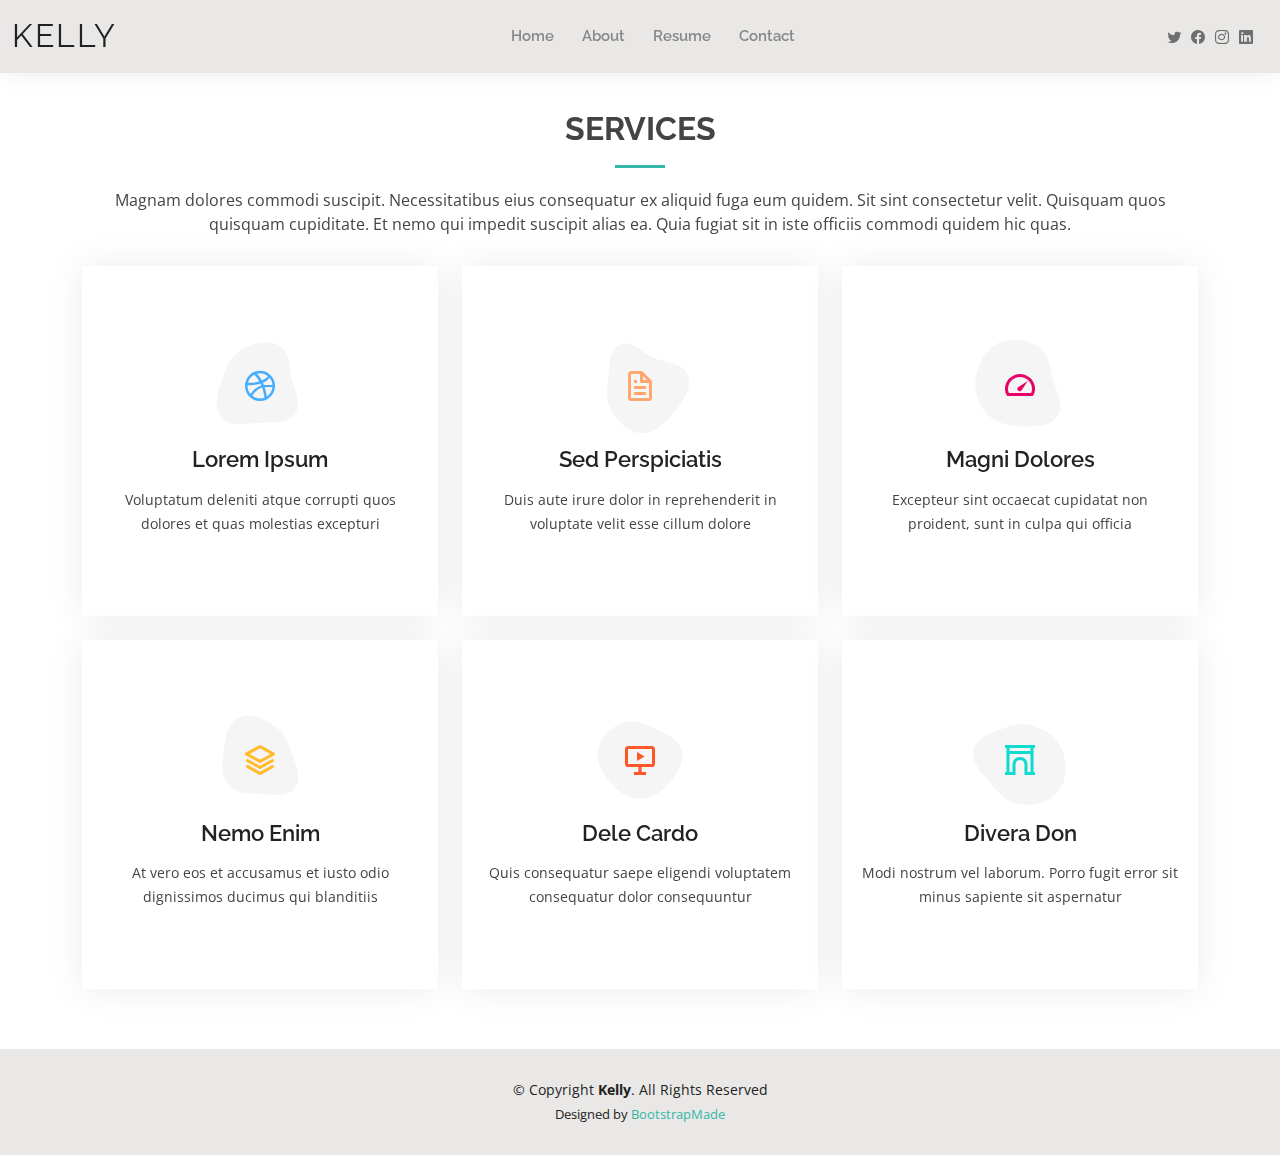
<file: services.html>
<!DOCTYPE html>
<html lang="en">

<head>
  <meta charset="utf-8">
  <meta content="width=device-width, initial-scale=1.0" name="viewport">

  <title>Services - Vinay</title>
  <meta content="" name="description">
  <meta content="" name="keywords">

  <!-- Favicons -->
  <link href="https://cdn.iconscout.com/icon/free/png-256/v-characters-character-alphabet-letter-36037.png" rel="icon">
  <link href="https://cdn.iconscout.com/icon/free/png-256/v-characters-character-alphabet-letter-36037.png" rel="apple-touch-icon">

  <!-- Google Fonts -->
  <link href="https://fonts.googleapis.com/css?family=Open+Sans:300,300i,400,400i,600,600i,700,700i|Raleway:300,300i,400,400i,500,500i,600,600i,700,700i|Poppins:300,300i,400,400i,500,500i,600,600i,700,700i" rel="stylesheet">

  <!-- Vendor CSS Files -->
  <link href="assets/vendor/aos/aos.css" rel="stylesheet">
  <link href="assets/vendor/bootstrap/css/bootstrap.min.css" rel="stylesheet">
  <link href="assets/vendor/bootstrap-icons/bootstrap-icons.css" rel="stylesheet">
  <link href="assets/vendor/boxicons/css/boxicons.min.css" rel="stylesheet">
  <link href="assets/vendor/glightbox/css/glightbox.min.css" rel="stylesheet">
  <link href="assets/vendor/swiper/swiper-bundle.min.css" rel="stylesheet">

  <!-- Template Main CSS File -->
  <link href="assets/css/style.css" rel="stylesheet">

  <!-- =======================================================
  * Template Name: Kelly - v4.8.1
  * Template URL: https://bootstrapmade.com/kelly-free-bootstrap-cv-resume-html-template/
  * Author: BootstrapMade.com
  * License: https://bootstrapmade.com/license/
  ======================================================== -->
</head>

<body>

  <!-- ======= Header ======= -->
  <header id="header" class="fixed-top">
    <div class="container-fluid d-flex justify-content-between align-items-center">

      <h1 class="logo me-auto me-lg-0"><a href="index.html">Kelly</a></h1>
      <!-- Uncomment below if you prefer to use an image logo -->
      <!-- <a href="index.html" class="logo"><img src="assets/img/logo.png" alt="" class="img-fluid"></a>-->

      <nav id="navbar" class="navbar order-last order-lg-0">
        <ul>
          <li><a href="index.html">Home</a></li>
          <li><a href="about.html">About</a></li>
          <li><a href="resume.html">Resume</a></li>
          <!-- <li><a class="active" href="services.html">Services</a></li> -->
          <!-- <li><a href="portfolio.html">Portfolio</a></li> -->
          <li><a href="contact.html">Contact</a></li>
        </ul>
        <i class="bi bi-list mobile-nav-toggle"></i>
      </nav><!-- .navbar -->

      <div class="header-social-links">
        <a href="#" class="twitter"><i class="bi bi-twitter"></i></a>
        <a href="#" class="facebook"><i class="bi bi-facebook"></i></a>
        <a href="#" class="instagram"><i class="bi bi-instagram"></i></a>
        <a href="#" class="linkedin"><i class="bi bi-linkedin"></i></i></a>
      </div>

    </div>

  </header><!-- End Header -->

  <main id="main">

    <!-- ======= Services Section ======= -->
    <section id="services" class="services">
      <div class="container" data-aos="fade-up">

        <div class="section-title">
          <h2>Services</h2>
          <p>Magnam dolores commodi suscipit. Necessitatibus eius consequatur ex aliquid fuga eum quidem. Sit sint consectetur velit. Quisquam quos quisquam cupiditate. Et nemo qui impedit suscipit alias ea. Quia fugiat sit in iste officiis commodi quidem hic quas.</p>
        </div>

        <div class="row">
          <div class="col-lg-4 col-md-6 d-flex align-items-stretch" data-aos="zoom-in" data-aos-delay="100">
            <div class="icon-box iconbox-blue">
              <div class="icon">
                <svg width="100" height="100" viewBox="0 0 600 600" xmlns="http://www.w3.org/2000/svg">
                  <path stroke="none" stroke-width="0" fill="#f5f5f5" d="M300,521.0016835830174C376.1290562159157,517.8887921683347,466.0731472004068,529.7835943286574,510.70327084640275,468.03025145048787C554.3714126377745,407.6079735673963,508.03601936045806,328.9844924480964,491.2728898941984,256.3432110539036C474.5976632858925,184.082847569629,479.9380746630129,96.60480741107993,416.23090153303,58.64404602377083C348.86323505073057,18.502131276798302,261.93793281208167,40.57373210992963,193.5410806939664,78.93577620505333C130.42746243093433,114.334589627462,98.30271207620316,179.96522072025542,76.75703585869454,249.04625023123273C51.97151888228291,328.5150500222984,13.704378332031375,421.85034740162234,66.52175969318436,486.19268352777647C119.04800174914682,550.1803526380478,217.28368757567262,524.383925680826,300,521.0016835830174"></path>
                </svg>
                <i class="bx bxl-dribbble"></i>
              </div>
              <h4><a href="">Lorem Ipsum</a></h4>
              <p>Voluptatum deleniti atque corrupti quos dolores et quas molestias excepturi</p>
            </div>
          </div>

          <div class="col-lg-4 col-md-6 d-flex align-items-stretch mt-4 mt-md-0" data-aos="zoom-in" data-aos-delay="200">
            <div class="icon-box iconbox-orange ">
              <div class="icon">
                <svg width="100" height="100" viewBox="0 0 600 600" xmlns="http://www.w3.org/2000/svg">
                  <path stroke="none" stroke-width="0" fill="#f5f5f5" d="M300,582.0697525312426C382.5290701553225,586.8405444964366,449.9789794690241,525.3245884688669,502.5850820975895,461.55621195738473C556.606425686781,396.0723002908107,615.8543463187945,314.28637112970534,586.6730223649479,234.56875336149918C558.9533121215079,158.8439757836574,454.9685369536778,164.00468322053177,381.49747125262974,130.76875717737553C312.15926192815925,99.40240125094834,248.97055460311594,18.661163978235184,179.8680185752513,50.54337015887873C110.5421016452524,82.52863877960104,119.82277516462835,180.83849132639028,109.12597500060166,256.43424936330496C100.08760227029461,320.3096726198365,92.17705696193138,384.0621239912766,124.79988738764834,439.7174275375508C164.83382741302287,508.01625554203684,220.96474134820875,577.5009287672846,300,582.0697525312426"></path>
                </svg>
                <i class="bx bx-file"></i>
              </div>
              <h4><a href="">Sed Perspiciatis</a></h4>
              <p>Duis aute irure dolor in reprehenderit in voluptate velit esse cillum dolore</p>
            </div>
          </div>

          <div class="col-lg-4 col-md-6 d-flex align-items-stretch mt-4 mt-lg-0" data-aos="zoom-in" data-aos-delay="300">
            <div class="icon-box iconbox-pink">
              <div class="icon">
                <svg width="100" height="100" viewBox="0 0 600 600" xmlns="http://www.w3.org/2000/svg">
                  <path stroke="none" stroke-width="0" fill="#f5f5f5" d="M300,541.5067337569781C382.14930387511276,545.0595476570109,479.8736841581634,548.3450877840088,526.4010558755058,480.5488172755941C571.5218469581645,414.80211281144784,517.5187510058486,332.0715597781072,496.52539010469104,255.14436215662573C477.37192572678356,184.95920475031193,473.57363656557914,105.61284051026155,413.0603344069578,65.22779650032875C343.27470386102294,18.654635553484475,251.2091493199835,5.337323636656869,175.0934190732945,40.62881213300186C97.87086631185822,76.43348514350839,51.98124368387456,156.15599469081315,36.44837278890362,239.84606092416172C21.716077023791087,319.22268207091537,43.775223500013084,401.1760424656574,96.891909868211,461.97329694683043C147.22146801428983,519.5804099606455,223.5754009179313,538.201503339737,300,541.5067337569781"></path>
                </svg>
                <i class="bx bx-tachometer"></i>
              </div>
              <h4><a href="">Magni Dolores</a></h4>
              <p>Excepteur sint occaecat cupidatat non proident, sunt in culpa qui officia</p>
            </div>
          </div>

          <div class="col-lg-4 col-md-6 d-flex align-items-stretch mt-4" data-aos="zoom-in" data-aos-delay="100">
            <div class="icon-box iconbox-yellow">
              <div class="icon">
                <svg width="100" height="100" viewBox="0 0 600 600" xmlns="http://www.w3.org/2000/svg">
                  <path stroke="none" stroke-width="0" fill="#f5f5f5" d="M300,503.46388370962813C374.79870501325706,506.71871716319447,464.8034551963731,527.1746412648533,510.4981551193396,467.86667711651364C555.9287308511215,408.9015244558933,512.6030010748507,327.5744911775523,490.211057578863,256.5855673507754C471.097692560561,195.9906835881958,447.69079081568157,138.11976852964426,395.19560036434837,102.3242989838813C329.3053358748298,57.3949838291264,248.02791733380457,8.279543830951368,175.87071277845988,42.242879143198664C103.41431057327972,76.34704239035025,93.79494320519305,170.9812938413882,81.28167332365135,250.07896920659033C70.17666984294237,320.27484674793965,64.84698225790005,396.69656628748305,111.28512138212992,450.4950937839243C156.20124167950087,502.5303643271138,231.32542653798444,500.4755392045468,300,503.46388370962813"></path>
                </svg>
                <i class="bx bx-layer"></i>
              </div>
              <h4><a href="">Nemo Enim</a></h4>
              <p>At vero eos et accusamus et iusto odio dignissimos ducimus qui blanditiis</p>
            </div>
          </div>

          <div class="col-lg-4 col-md-6 d-flex align-items-stretch mt-4" data-aos="zoom-in" data-aos-delay="200">
            <div class="icon-box iconbox-red">
              <div class="icon">
                <svg width="100" height="100" viewBox="0 0 600 600" xmlns="http://www.w3.org/2000/svg">
                  <path stroke="none" stroke-width="0" fill="#f5f5f5" d="M300,532.3542879108572C369.38199826031484,532.3153073249985,429.10787420159085,491.63046689027357,474.5244479745417,439.17860296908856C522.8885846962883,383.3225815378663,569.1668002868075,314.3205725914397,550.7432151929288,242.7694973846089C532.6665558377875,172.5657663291529,456.2379748765914,142.6223662098291,390.3689995646985,112.34683881706744C326.66090330228417,83.06452184765237,258.84405631176094,53.51806209861945,193.32584062364296,78.48882559362697C121.61183558270385,105.82097193414197,62.805066853699245,167.19869350419734,48.57481801355237,242.6138429142374C34.843463184063346,315.3850353017275,76.69343916112496,383.4422959591041,125.22947124332185,439.3748458443577C170.7312796277747,491.8107796887764,230.57421082200815,532.3932930995766,300,532.3542879108572"></path>
                </svg>
                <i class="bx bx-slideshow"></i>
              </div>
              <h4><a href="">Dele Cardo</a></h4>
              <p>Quis consequatur saepe eligendi voluptatem consequatur dolor consequuntur</p>
            </div>
          </div>

          <div class="col-lg-4 col-md-6 d-flex align-items-stretch mt-4" data-aos="zoom-in" data-aos-delay="300">
            <div class="icon-box iconbox-teal">
              <div class="icon">
                <svg width="100" height="100" viewBox="0 0 600 600" xmlns="http://www.w3.org/2000/svg">
                  <path stroke="none" stroke-width="0" fill="#f5f5f5" d="M300,566.797414625762C385.7384707136149,576.1784315230908,478.7894351017131,552.8928747891023,531.9192734346935,484.94944893311C584.6109503024035,417.5663521118492,582.489472248146,322.67544863468447,553.9536738515405,242.03673114598146C529.1557734026468,171.96086150256528,465.24506316201064,127.66468636344209,395.9583748389544,100.7403814666027C334.2173773831606,76.7482773500951,269.4350130405921,84.62216499799875,207.1952322260088,107.2889140133804C132.92018162631612,134.33871894543012,41.79353780512637,160.00259165414826,22.644507872594943,236.69541883565114C3.319112789854554,314.0945973066697,72.72355303640163,379.243833228382,124.04198916343866,440.3218312028393C172.9286146004772,498.5055451809895,224.45579914871206,558.5317968840102,300,566.797414625762"></path>
                </svg>
                <i class="bx bx-arch"></i>
              </div>
              <h4><a href="">Divera Don</a></h4>
              <p>Modi nostrum vel laborum. Porro fugit error sit minus sapiente sit aspernatur</p>
            </div>
          </div>

        </div>

      </div>
    </section><!-- End Services Section -->

  </main><!-- End #main -->

  <!-- ======= Footer ======= -->
  <footer id="footer">
    <div class="container">
      <div class="copyright">
        &copy; Copyright <strong><span>Kelly</span></strong>. All Rights Reserved
      </div>
      <div class="credits">
        <!-- All the links in the footer should remain intact. -->
        <!-- You can delete the links only if you purchased the pro version. -->
        <!-- Licensing information: https://bootstrapmade.com/license/ -->
        <!-- Purchase the pro version with working PHP/AJAX contact form: https://bootstrapmade.com/kelly-free-bootstrap-cv-resume-html-template/ -->
        Designed by <a href="https://bootstrapmade.com/">BootstrapMade</a>
      </div>
    </div>
  </footer><!-- End  Footer -->

  <div id="preloader"></div>
  <a href="#" class="back-to-top d-flex align-items-center justify-content-center"><i class="bi bi-arrow-up-short"></i></a>

  <!-- Vendor JS Files -->
  <script src="assets/vendor/purecounter/purecounter_vanilla.js"></script>
  <script src="assets/vendor/aos/aos.js"></script>
  <script src="assets/vendor/bootstrap/js/bootstrap.bundle.min.js"></script>
  <script src="assets/vendor/glightbox/js/glightbox.min.js"></script>
  <script src="assets/vendor/isotope-layout/isotope.pkgd.min.js"></script>
  <script src="assets/vendor/swiper/swiper-bundle.min.js"></script>
  <script src="assets/vendor/waypoints/noframework.waypoints.js"></script>
  <script src="assets/vendor/php-email-form/validate.js"></script>

  <!-- Template Main JS File -->
  <script src="assets/js/main.js"></script>

</body>

</html>
</file>
<file: assets/css/style.css>
/**
* Template Name: Kelly - v4.8.1
* Template URL: https://bootstrapmade.com/kelly-free-bootstrap-cv-resume-html-template/
* Author: BootstrapMade.com
* License: https://bootstrapmade.com/license/
*/

/*--------------------------------------------------------------
# General
--------------------------------------------------------------*/
body {
  font-family: "Open Sans", sans-serif;
  color: #444444;
}

a {
  color: #34b7a7;
  text-decoration: none;
}

a:hover {
  color: #51cdbe;
  text-decoration: none;
}

h1,
h2,
h3,
h4,
h5,
h6 {
  font-family: "Raleway", sans-serif;
}

#main {
  margin-top: 50px;
}

@media (max-width: 992px) {
  #main {
    margin-top: 30px;
  }
}

/*--------------------------------------------------------------
# Preloader
--------------------------------------------------------------*/
#preloader {
  position: fixed;
  top: 0;
  left: 0;
  right: 0;
  bottom: 0;
  z-index: 9999;
  overflow: hidden;
  background: #fff;
}

#preloader:before {
  content: "";
  position: fixed;
  top: calc(50% - 30px);
  left: calc(50% - 30px);
  border: 6px solid #34b7a7;
  border-top-color: #dcf5f2;
  border-radius: 50%;
  width: 60px;
  height: 60px;
  -webkit-animation: animate-preloader 1s linear infinite;
  animation: animate-preloader 1s linear infinite;
}

@-webkit-keyframes animate-preloader {
  0% {
    transform: rotate(0deg);
  }

  100% {
    transform: rotate(360deg);
  }
}

@keyframes animate-preloader {
  0% {
    transform: rotate(0deg);
  }

  100% {
    transform: rotate(360deg);
  }
}

/*--------------------------------------------------------------
# Back to top button
--------------------------------------------------------------*/
.back-to-top {
  position: fixed;
  visibility: hidden;
  opacity: 0;
  right: 15px;
  bottom: 15px;
  z-index: 996;
  background: #34b7a7;
  width: 40px;
  height: 40px;
  border-radius: 50px;
  transition: all 0.4s;
}

.back-to-top i {
  font-size: 24px;
  color: #fff;
  line-height: 0;
}

.back-to-top:hover {
  background: #49cbbb;
  color: #fff;
}

.back-to-top.active {
  visibility: visible;
  opacity: 1;
}

/*--------------------------------------------------------------
# Header
--------------------------------------------------------------*/
#header {
  background: #e9e8e6;
  box-shadow: 0px 0px 25px 0 rgba(0, 0, 0, 0.08);
  z-index: 997;
  padding: 15px 0;
}

#header .logo {
  font-size: 32px;
  margin: 0;
  padding: 0;
  line-height: 1;
  font-weight: 400;
  letter-spacing: 2px;
  text-transform: uppercase;
}

#header .logo a {
  color: #222222;
}

#header .logo img {
  max-height: 40px;
}

@media (max-width: 992px) {
  #header .logo {
    font-size: 20px;
  }
}

/*--------------------------------------------------------------
# Header Social Links
--------------------------------------------------------------*/
.header-social-links {
  padding-right: 15px;
}
/* 28  font-size: 16px;  */

.header-social-links a {
  color: #6f6f6f;
  padding-left: 6px;
  display: inline-block;
  line-height: 0px;
  transition: 0.3s;
  font-size: 14px;
}

.header-social-links a:hover {
  color: #34b7a7;
}

/*--------------------------------------------------------------
# Navigation Menu
--------------------------------------------------------------*/
/**
* Desktop Navigation 
*/
.navbar {
  padding: 0;
}

.navbar ul {
  margin: 0;
  padding: 0;
  display: flex;
  list-style: none;
  align-items: center;
}

.navbar li {
  position: relative;
  padding: 10px 0 10px 28px;
}

.navbar a,
.navbar a:focus {
  display: flex;
  align-items: center;
  justify-content: space-between;
  font-family: "Raleway", sans-serif;
  font-size: 15px;
  font-weight: 600;
  color: #888888;
  white-space: nowrap;
  transition: 0.3s;
  position: relative;
}

.navbar a i,
.navbar a:focus i {
  font-size: 12px;
  line-height: 0;
  margin-left: 5px;
}

.navbar>ul>li>a:before {
  content: "";
  position: absolute;
  width: 0;
  height: 2px;
  bottom: -5px;
  left: 0;
  background-color: #34b7a7;
  visibility: hidden;
  width: 0px;
  transition: all 0.3s ease-in-out 0s;
}

.navbar a:hover:before,
.navbar li:hover>a:before,
.navbar .active:before {
  visibility: visible;
  width: 25px;
}

.navbar a:hover,
.navbar .active,
.navbar .active:focus,
.navbar li:hover>a {
  color: #222222;
}

.navbar .dropdown ul {
  display: block;
  position: absolute;
  left: 14px;
  top: calc(100% + 30px);
  margin: 0;
  padding: 10px 0;
  z-index: 99;
  opacity: 0;
  visibility: hidden;
  background: #fff;
  box-shadow: 0px 0px 30px rgba(127, 137, 161, 0.25);
  transition: 0.3s;
  border-radius: 4px;
}

.navbar .dropdown ul li {
  min-width: 200px;
  padding: 0;
}

.navbar .dropdown ul a {
  padding: 10px 20px;
  font-size: 15px;
  text-transform: none;
  font-weight: 600;
}

.navbar .dropdown ul a i {
  font-size: 12px;
}

.navbar .dropdown ul a:hover,
.navbar .dropdown ul .active:hover,
.navbar .dropdown ul li:hover>a {
  color: #34b7a7;
}

.navbar .dropdown:hover>ul {
  opacity: 1;
  top: 100%;
  visibility: visible;
}

.navbar .dropdown .dropdown ul {
  top: 0;
  left: calc(100% - 30px);
  visibility: hidden;
}

.navbar .dropdown .dropdown:hover>ul {
  opacity: 1;
  top: 0;
  left: 100%;
  visibility: visible;
}

@media (max-width: 1366px) {
  .navbar .dropdown .dropdown ul {
    left: -90%;
  }

  .navbar .dropdown .dropdown:hover>ul {
    left: -100%;
  }
}

/**
* Mobile Navigation 
*/
.mobile-nav-toggle {
  color: #222222;
  font-size: 28px;
  cursor: pointer;
  display: none;
  line-height: 0;
  transition: 0.5s;
}

.mobile-nav-toggle.bi-x {
  color: #fff;
}

@media (max-width: 991px) {
  .mobile-nav-toggle {
    display: block;
  }

  .navbar ul {
    display: none;
  }
}

.navbar-mobile {
  position: fixed;
  overflow: hidden;
  top: 0;
  right: 0;
  left: 0;
  bottom: 0;
  background: rgba(9, 9, 9, 0.9);
  transition: 0.3s;
  z-index: 999;
}

.navbar-mobile .mobile-nav-toggle {
  position: absolute;
  top: 15px;
  right: 15px;
}

.navbar-mobile ul {
  display: block;
  position: absolute;
  top: 55px;
  right: 15px;
  bottom: 15px;
  left: 15px;
  padding: 10px 0;
  border-radius: 10px;
  background-color: #fff;
  overflow-y: auto;
  transition: 0.3s;
}

.navbar-mobile a,
.navbar-mobile a:focus {
  font-size: 15px;
  padding-right: 15px;
  color: #222222;
}

.navbar-mobile a:hover,
.navbar-mobile .active,
.navbar-mobile li:hover>a {
  color: #34b7a7;
}

.navbar-mobile .getstarted,
.navbar-mobile .getstarted:focus {
  margin: 15px;
}

.navbar-mobile .dropdown ul {
  position: static;
  display: none;
  margin: 10px 20px;
  padding: 10px 0;
  z-index: 99;
  opacity: 1;
  visibility: visible;
  background: #fff;
  box-shadow: 0px 0px 30px rgba(127, 137, 161, 0.25);
}

.navbar-mobile .dropdown ul li {
  min-width: 200px;
}

.navbar-mobile .dropdown ul a {
  padding: 10px 20px;
}

.navbar-mobile .dropdown ul a i {
  font-size: 12px;
}

.navbar-mobile .dropdown ul a:hover,
.navbar-mobile .dropdown ul .active:hover,
.navbar-mobile .dropdown ul li:hover>a {
  color: #34b7a7;
}

.navbar-mobile .dropdown>.dropdown-active {
  display: block;
}

/*--------------------------------------------------------------
# Hero Section
../img/hero-bg.jpg
--------------------------------------------------------------*/
#hero {
  width: 100%;
  height: 100vh;
  /* background: url("../img/hero-bg.jpg") top right; */
  background: url("../img/hero-bh.jpg") top right;
  background-size: cover;
}

#hero .container {
  padding-top: 70px;
  position: relative;
}

@media (max-width: 992px) {
  #hero .container {
    padding-top: 58px;
  }
}

#hero h1 {
  margin: 0;
  font-size: 48px;
  font-weight: 700;
  line-height: 56px;
  color: #222222;
}

#hero h2 {
  color: #6f6f6f;
  margin: 10px 0 0 0;
  font-size: 22px;
}

#hero .btn-about {
  font-family: "Raleway", sans-serif;
  text-transform: uppercase;
  font-weight: 600;
  font-size: 12px;
  letter-spacing: 1px;
  display: inline-block;
  padding: 12px 40px;
  border-radius: 50px;
  transition: 0.5s;
  margin-top: 30px;
  color: #fff;
  background: #34b7a7;
}

#hero .btn-about:hover {
  background: #3dc8b7;
}

@media (min-width: 1024px) {
  #hero {
    background-attachment: fixed;
  }
}

@media (max-width: 992px) {
  #hero:before {
    content: "";
    background: rgba(255, 255, 255, 0.8);
    position: absolute;
    bottom: 0;
    top: 0;
    left: 0;
    right: 0;
  }

  #hero h1 {
    font-size: 28px;
    line-height: 36px;
  }

  #hero h2 {
    font-size: 18px;
    line-height: 24px;
  }
}

/*--------------------------------------------------------------
# Sections General
--------------------------------------------------------------*/
section {
  padding: 60px 0;
}

.section-bg {
  background-color: #e7f8f6;
}

.section-title {
  text-align: center;
  padding-bottom: 30px;
}

.section-title h2 {
  font-size: 32px;
  font-weight: bold;
  text-transform: uppercase;
  margin-bottom: 20px;
  padding-bottom: 20px;
  position: relative;
}

.section-title h2::after {
  content: "";
  position: absolute;
  display: block;
  width: 50px;
  height: 3px;
  background: #34b7a7;
  bottom: 0;
  left: calc(50% - 25px);
}

.section-title p {
  margin-bottom: 0;
}

/*--------------------------------------------------------------
# Cta
--------------------------------------------------------------*/
.cta {
  background: linear-gradient(rgba(0, 0, 0, 0.6), rgba(0, 0, 0, 0.6)), url("../img/bg-1.jpg") fixed center center;
  background-size: cover;
  padding: 80px 0;
}

.cta h3 {
  color: #fff;
  font-size: 28px;
  font-weight: 700;
}

.cta p {
  color: #fff;
}

.cta .cta-btn {
  font-family: "Raleway", sans-serif;
  text-transform: uppercase;
  font-weight: 500;
  font-size: 16px;
  letter-spacing: 1px;
  display: inline-block;
  padding: 8px 20px;
  border-radius: 2px;
  transition: 0.5s;
  margin: 10px;
  border: 2px solid #fff;
  color: #fff;
}

.cta .cta-btn:hover {
  background: #34b7a7;
  border: 2px solid #34b7a7;
}

@media (max-width: 1024px) {
  .cta {
    background-attachment: scroll;
  }
}

@media (min-width: 769px) {
  .cta .cta-btn-container {
    display: flex;
    align-items: center;
    justify-content: flex-end;
  }
}

/*--------------------------------------------------------------
# About
--------------------------------------------------------------*/
.about .content h3 {
  font-weight: 700;
  font-size: 26px;
  color: #555555;
}

.about .content ul {
  list-style: none;
  padding: 0;
}

.about .content ul li {
  padding-bottom: 10px;
}

.about .content ul i {
  font-size: 20px;
  padding-right: 2px;
  color: #34b7a7;
}

.about .content p:last-child {
  margin-bottom: 0;
}

/*--------------------------------------------------------------
# Skills
--------------------------------------------------------------*/
.skills .progress {
  height: 60px;
  display: block;
  background: none;
  border-radius: 0;
}

.skills .progress .skill {
  padding: 10px 0;
  margin: 0 0 6px 0;
  text-transform: uppercase;
  display: block;
  font-weight: 600;
  font-family: "Poppins", sans-serif;
  color: #222222;
}

.skills .progress .skill .val {
  float: right;
  font-style: normal;
}

.skills .progress-bar-wrap {
  background: #f3f3f3;
}

.skills .progress-bar {
  width: 1px;
  height: 10px;
  transition: 0.9s;
  background-color: #34b7a7;
}

/*--------------------------------------------------------------
# Facts
--------------------------------------------------------------*/
.facts .counters span {
  font-size: 48px;
  display: block;
  color: #34b7a7;
}

.facts .counters p {
  padding: 0;
  margin: 0 0 20px 0;
  font-family: "Raleway", sans-serif;
  font-size: 14px;
}

/*--------------------------------------------------------------
# Testimonials
--------------------------------------------------------------*/
.testimonials .section-header {
  margin-bottom: 40px;
}

.testimonials .testimonials-carousel,
.testimonials .testimonials-slider {
  overflow: hidden;
}

.testimonials .testimonial-item {
  text-align: center;
}

.testimonials .testimonial-item .testimonial-img {
  width: 120px;
  border-radius: 50%;
  border: 4px solid #fff;
  margin: 0 auto;
}

.testimonials .testimonial-item h3 {
  font-size: 20px;
  font-weight: bold;
  margin: 10px 0 5px 0;
  color: #111;
}

.testimonials .testimonial-item h4 {
  font-size: 14px;
  color: #999;
  margin: 0 0 15px 0;
}

.testimonials .testimonial-item .quote-icon-left,
.testimonials .testimonial-item .quote-icon-right {
  color: #c8efea;
  font-size: 26px;
}

.testimonials .testimonial-item .quote-icon-left {
  display: inline-block;
  left: -5px;
  position: relative;
}

.testimonials .testimonial-item .quote-icon-right {
  display: inline-block;
  right: -5px;
  position: relative;
  top: 10px;
}

.testimonials .testimonial-item p {
  font-style: italic;
  margin: 0 auto 15px auto;
}

@media (min-width: 992px) {
  .testimonials .testimonial-item p {
    width: 80%;
  }
}

.testimonials .swiper-pagination {
  margin-top: 20px;
  position: relative;
}

.testimonials .swiper-pagination .swiper-pagination-bullet {
  width: 12px;
  height: 12px;
  background-color: #fff;
  opacity: 1;
  border: 1px solid #34b7a7;
}

.testimonials .swiper-pagination .swiper-pagination-bullet-active {
  background-color: #34b7a7;
}

/*--------------------------------------------------------------
# Resume
--------------------------------------------------------------*/
.resume .resume-title {
  font-size: 26px;
  font-weight: 400;
  margin-top: 20px;
  margin-bottom: 20px;
  color: #222222;
}

.resume .resume-item {
  padding: 0 0 20px 20px;
  margin-top: -2px;
  border-left: 2px solid #34b7a7;
  position: relative;
}

.resume .resume-item h4 {
  line-height: 18px;
  font-size: 18px;
  font-weight: 600;
  font-family: "Poppins", sans-serif;
  color: #1d685f;
  margin-bottom: 10px;
}

.resume .resume-item h5 {
  font-size: 16px;
  background: #effbf9;
  padding: 5px 15px;
  display: inline-block;
  font-weight: 600;
  margin-bottom: 10px;
  color: #34b7a7;
}

.resume .resume-item ul {
  padding-left: 20px;
}

.resume .resume-item ul li {
  padding-bottom: 10px;
}

.resume .resume-item:last-child {
  padding-bottom: 0;
}

.resume .resume-item::before {
  content: "";
  position: absolute;
  width: 16px;
  height: 16px;
  border-radius: 50px;
  left: -9px;
  top: 0;
  background: #fff;
  border: 2px solid #34b7a7;
}

/*--------------------------------------------------------------
# Services
--------------------------------------------------------------*/
.services .icon-box {
  text-align: center;
  padding: 70px 20px 80px 20px;
  transition: all ease-in-out 0.3s;
  background: #fff;
  box-shadow: 0px 0 35px 0 rgba(0, 0, 0, 0.08);
}

.services .icon-box .icon {
  margin: 0 auto;
  width: 100px;
  height: 100px;
  display: flex;
  align-items: center;
  justify-content: center;
  transition: ease-in-out 0.3s;
  position: relative;
}

.services .icon-box .icon i {
  font-size: 36px;
  transition: 0.5s;
  position: relative;
}

.services .icon-box .icon svg {
  position: absolute;
  top: 0;
  left: 0;
}

.services .icon-box .icon svg path {
  transition: 0.5s;
  fill: #f5f5f5;
}

.services .icon-box h4 {
  font-weight: 600;
  margin: 10px 0 15px 0;
  font-size: 22px;
}

.services .icon-box h4 a {
  color: #222222;
  transition: ease-in-out 0.3s;
}

.services .icon-box p {
  line-height: 24px;
  font-size: 14px;
  margin-bottom: 0;
}

.services .iconbox-blue i {
  color: #47aeff;
}

.services .iconbox-blue:hover .icon i {
  color: #fff;
}

.services .iconbox-blue:hover .icon path {
  fill: #47aeff;
}

.services .iconbox-orange i {
  color: #ffa76e;
}

.services .iconbox-orange:hover .icon i {
  color: #fff;
}

.services .iconbox-orange:hover .icon path {
  fill: #ffa76e;
}

.services .iconbox-pink i {
  color: #e80368;
}

.services .iconbox-pink:hover .icon i {
  color: #fff;
}

.services .iconbox-pink:hover .icon path {
  fill: #e80368;
}

.services .iconbox-yellow i {
  color: #ffbb2c;
}

.services .iconbox-yellow:hover .icon i {
  color: #fff;
}

.services .iconbox-yellow:hover .icon path {
  fill: #ffbb2c;
}

.services .iconbox-red i {
  color: #ff5828;
}

.services .iconbox-red:hover .icon i {
  color: #fff;
}

.services .iconbox-red:hover .icon path {
  fill: #ff5828;
}

.services .iconbox-teal i {
  color: #11dbcf;
}

.services .iconbox-teal:hover .icon i {
  color: #fff;
}

.services .iconbox-teal:hover .icon path {
  fill: #11dbcf;
}

/*--------------------------------------------------------------
# Portfolio
--------------------------------------------------------------*/
.portfolio .portfolio-item {
  margin-bottom: 30px;
}

.portfolio #portfolio-flters {
  padding: 0;
  margin: 0 auto 20px auto;
  list-style: none;
  text-align: center;
}

.portfolio #portfolio-flters li {
  cursor: pointer;
  display: inline-block;
  padding: 8px 16px 10px 16px;
  font-size: 13px;
  font-weight: 500;
  line-height: 1;
  text-transform: uppercase;
  color: #444444;
  margin-bottom: 5px;
  transition: all 0.3s ease-in-out;
  border-radius: 50px;
}

.portfolio #portfolio-flters li:hover,
.portfolio #portfolio-flters li.filter-active {
  color: #fff;
  background: #34b7a7;
}

.portfolio #portfolio-flters li:last-child {
  margin-right: 0;
}

.portfolio .portfolio-wrap {
  transition: 0.3s;
  position: relative;
  overflow: hidden;
  z-index: 1;
  background: rgba(34, 34, 34, 0.6);
}

.portfolio .portfolio-wrap::before {
  content: "";
  background: rgba(34, 34, 34, 0.6);
  position: absolute;
  left: 0;
  right: 0;
  top: 0;
  bottom: 0;
  transition: all ease-in-out 0.3s;
  z-index: 2;
  opacity: 0;
}

.portfolio .portfolio-wrap img {
  transition: all ease-in-out 0.3s;
}

.portfolio .portfolio-wrap .portfolio-info {
  opacity: 0;
  position: absolute;
  top: 0;
  left: 0;
  right: 0;
  bottom: 0;
  z-index: 3;
  transition: all ease-in-out 0.3s;
  display: flex;
  flex-direction: column;
  justify-content: flex-end;
  align-items: flex-start;
  padding: 20px;
}

.portfolio .portfolio-wrap .portfolio-info h4 {
  font-size: 20px;
  color: #fff;
  font-weight: 600;
}

.portfolio .portfolio-wrap .portfolio-info p {
  color: rgba(255, 255, 255, 0.7);
  font-size: 14px;
  text-transform: uppercase;
  padding: 0;
  margin: 0;
  font-style: italic;
}

.portfolio .portfolio-wrap .portfolio-links {
  text-align: center;
  z-index: 4;
}

.portfolio .portfolio-wrap .portfolio-links a {
  color: #fff;
  margin: 0 5px 0 0;
  font-size: 28px;
  display: inline-block;
  transition: 0.3s;
}

.portfolio .portfolio-wrap .portfolio-links a:hover {
  color: #78d9cd;
}

.portfolio .portfolio-wrap:hover::before {
  opacity: 1;
}

.portfolio .portfolio-wrap:hover img {
  transform: scale(1.2);
}

.portfolio .portfolio-wrap:hover .portfolio-info {
  opacity: 1;
}

/*--------------------------------------------------------------
# Portfolio Details
--------------------------------------------------------------*/
.portfolio-details {
  padding-top: 0;
}

.portfolio-details .portfolio-details-slider img {
  width: 100%;
}

.portfolio-details .portfolio-details-slider .swiper-pagination {
  margin-top: 20px;
  position: relative;
}

.portfolio-details .portfolio-details-slider .swiper-pagination .swiper-pagination-bullet {
  width: 12px;
  height: 12px;
  background-color: #fff;
  opacity: 1;
  border: 1px solid #34b7a7;
}

.portfolio-details .portfolio-details-slider .swiper-pagination .swiper-pagination-bullet-active {
  background-color: #34b7a7;
}

.portfolio-details .portfolio-info {
  padding: 30px;
  box-shadow: 0px 0 30px rgba(34, 34, 34, 0.08);
}

.portfolio-details .portfolio-info h3 {
  font-size: 22px;
  font-weight: 700;
  margin-bottom: 20px;
  padding-bottom: 20px;
  border-bottom: 1px solid #eee;
}

.portfolio-details .portfolio-info ul {
  list-style: none;
  padding: 0;
  font-size: 15px;
}

.portfolio-details .portfolio-info ul li+li {
  margin-top: 10px;
}

.portfolio-details .portfolio-description {
  padding-top: 30px;
}

.portfolio-details .portfolio-description h2 {
  font-size: 26px;
  font-weight: 700;
  margin-bottom: 20px;
}

.portfolio-details .portfolio-description p {
  padding: 0;
}

/*--------------------------------------------------------------
# Contact
--------------------------------------------------------------*/
.contact .info {
  width: 100%;
  background: #fff;
}

.contact .info i {
  font-size: 20px;
  color: #34b7a7;
  float: left;
  width: 44px;
  height: 44px;
  background: #effbf9;
  display: flex;
  justify-content: center;
  align-items: center;
  border-radius: 50px;
  transition: all 0.3s ease-in-out;
}

.contact .info h4 {
  padding: 0 0 0 60px;
  font-size: 22px;
  font-weight: 600;
  margin-bottom: 5px;
  color: #222222;
}

.contact .info p {
  padding: 0 0 0 60px;
  margin-bottom: 0;
  font-size: 14px;
  color: #555555;
}

.contact .info .email,
.contact .info .phone {
  margin-top: 40px;
}

.contact .info .email:hover i,
.contact .info .address:hover i,
.contact .info .phone:hover i {
  background: #34b7a7;
  color: #fff;
}

.contact .php-email-form {
  width: 100%;
  background: #fff;
}

.contact .php-email-form .form-group {
  padding-bottom: 8px;
}

.contact .php-email-form .error-message {
  display: none;
  color: #fff;
  background: #ed3c0d;
  text-align: center;
  padding: 15px;
  font-weight: 600;
}

.contact .php-email-form .sent-message {
  display: none;
  color: #fff;
  background: #18d26e;
  text-align: center;
  padding: 15px;
  font-weight: 600;
}

.contact .php-email-form .loading {
  display: none;
  background: #fff;
  text-align: center;
  padding: 15px;
}

.contact .php-email-form .loading:before {
  content: "";
  display: inline-block;
  border-radius: 50%;
  width: 24px;
  height: 24px;
  margin: 0 10px -6px 0;
  border: 3px solid #18d26e;
  border-top-color: #eee;
  -webkit-animation: animate-loading 1s linear infinite;
  animation: animate-loading 1s linear infinite;
}

.contact .php-email-form input,
.contact .php-email-form textarea {
  border-radius: 4px;
  box-shadow: none;
  font-size: 14px;
}

.contact .php-email-form input:focus,
.contact .php-email-form textarea:focus {
  border-color: #34b7a7;
}

.contact .php-email-form input {
  height: 44px;
}

.contact .php-email-form textarea {
  padding: 10px 12px;
}

.contact .php-email-form button[type=submit] {
  background: #34b7a7;
  border: 0;
  padding: 10px 30px 12px 30px;
  color: #fff;
  transition: 0.4s;
  border-radius: 50px;
}

.contact .php-email-form button[type=submit]:hover {
  background: #3dc8b7;
}

@-webkit-keyframes animate-loading {
  0% {
    transform: rotate(0deg);
  }

  100% {
    transform: rotate(360deg);
  }
}

@keyframes animate-loading {
  0% {
    transform: rotate(0deg);
  }

  100% {
    transform: rotate(360deg);
  }
}

/*--------------------------------------------------------------
# Footer
--------------------------------------------------------------*/
#footer {
  background: #e9e8e6;
  padding: 30px 0;
  color: #222222;
  font-size: 14px;
  text-align: center;
}

#footer .credits {
  padding-top: 5px;
  font-size: 13px;
}

#footer .credits a {
  color: #34b7a7;
}
</file>
